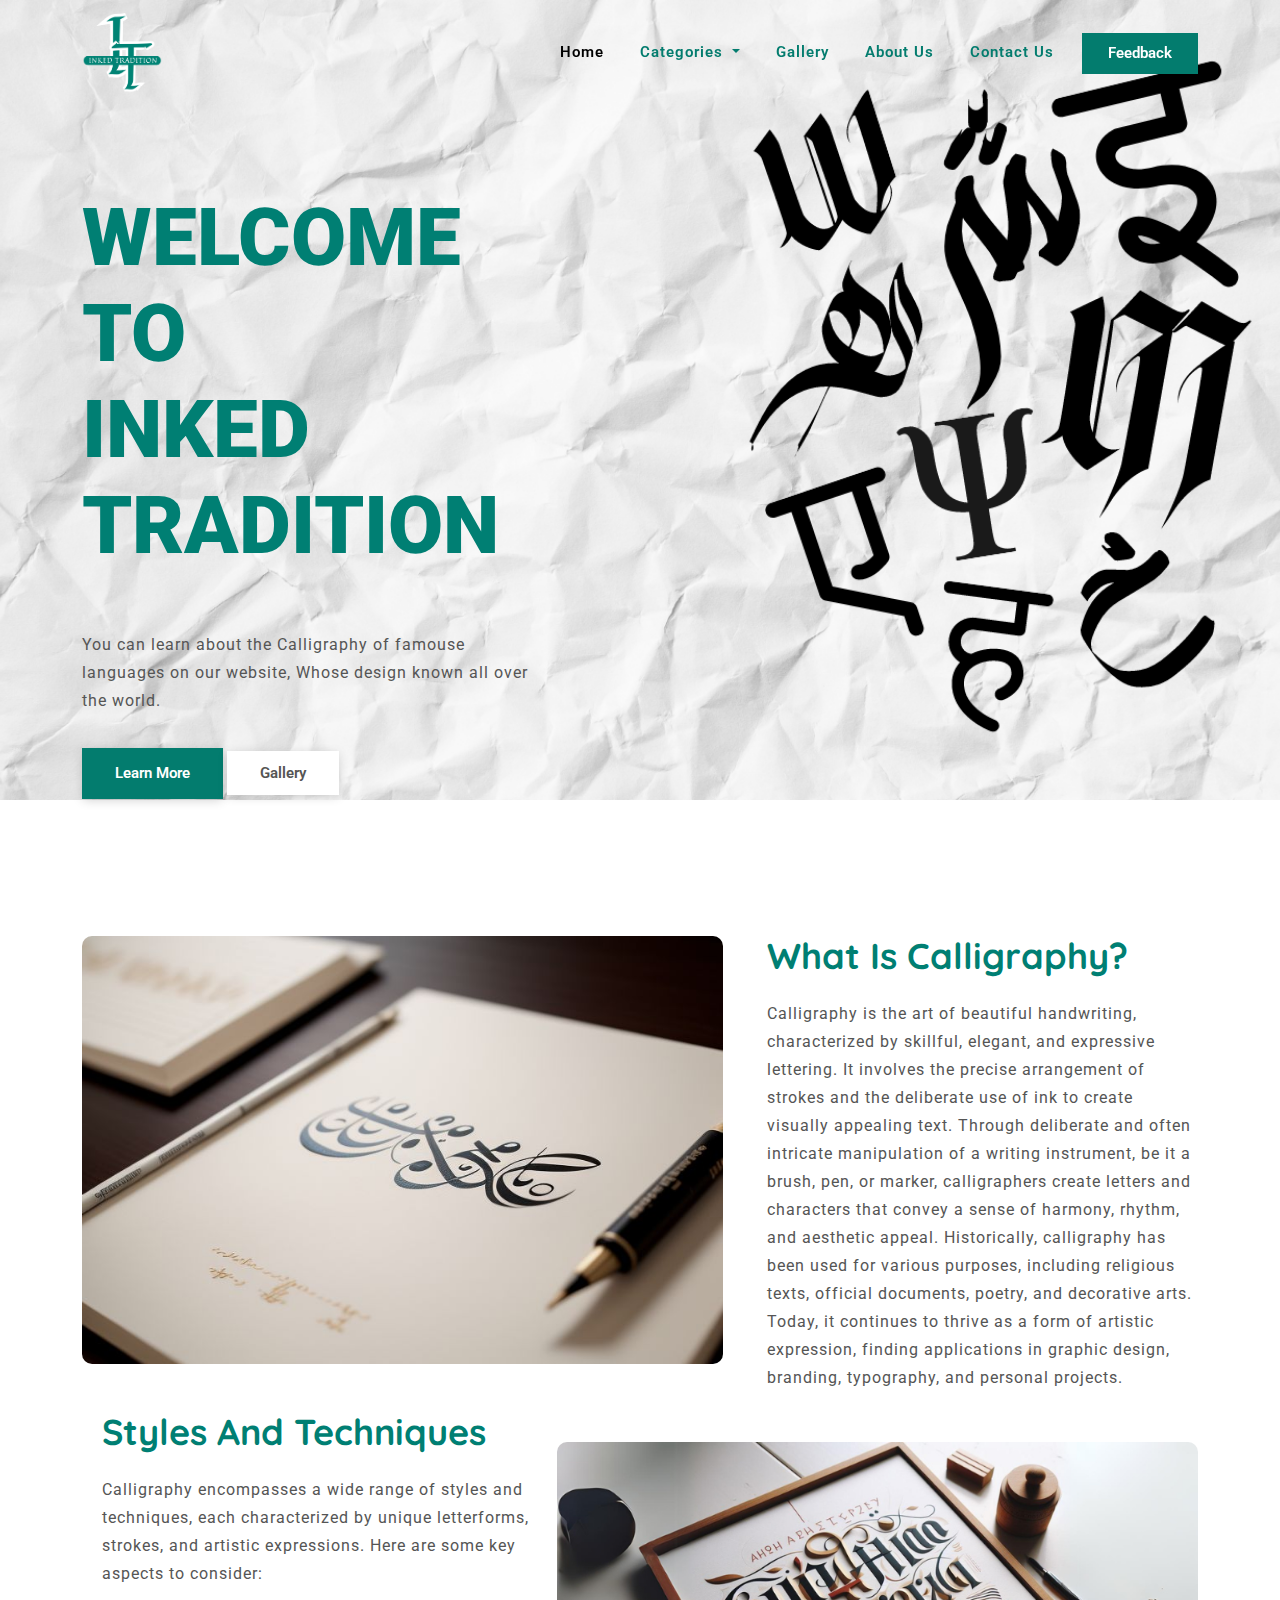
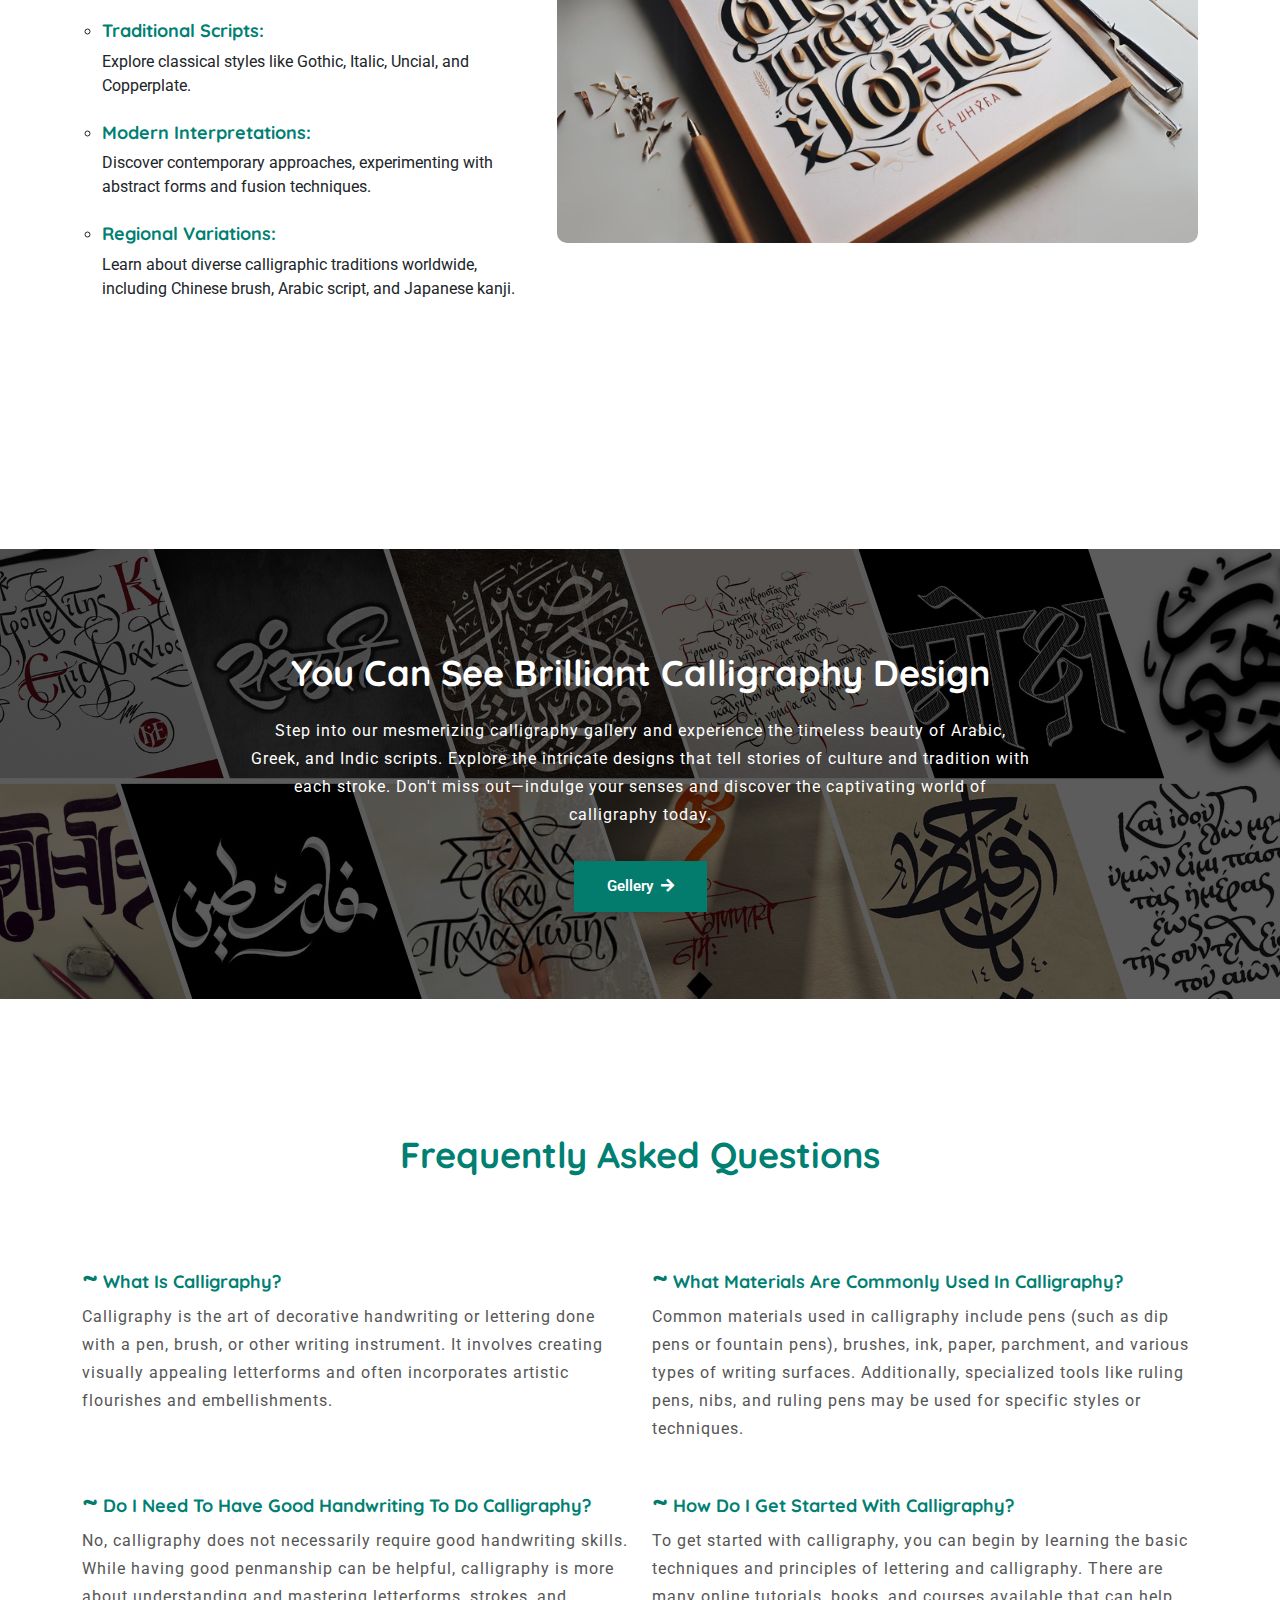
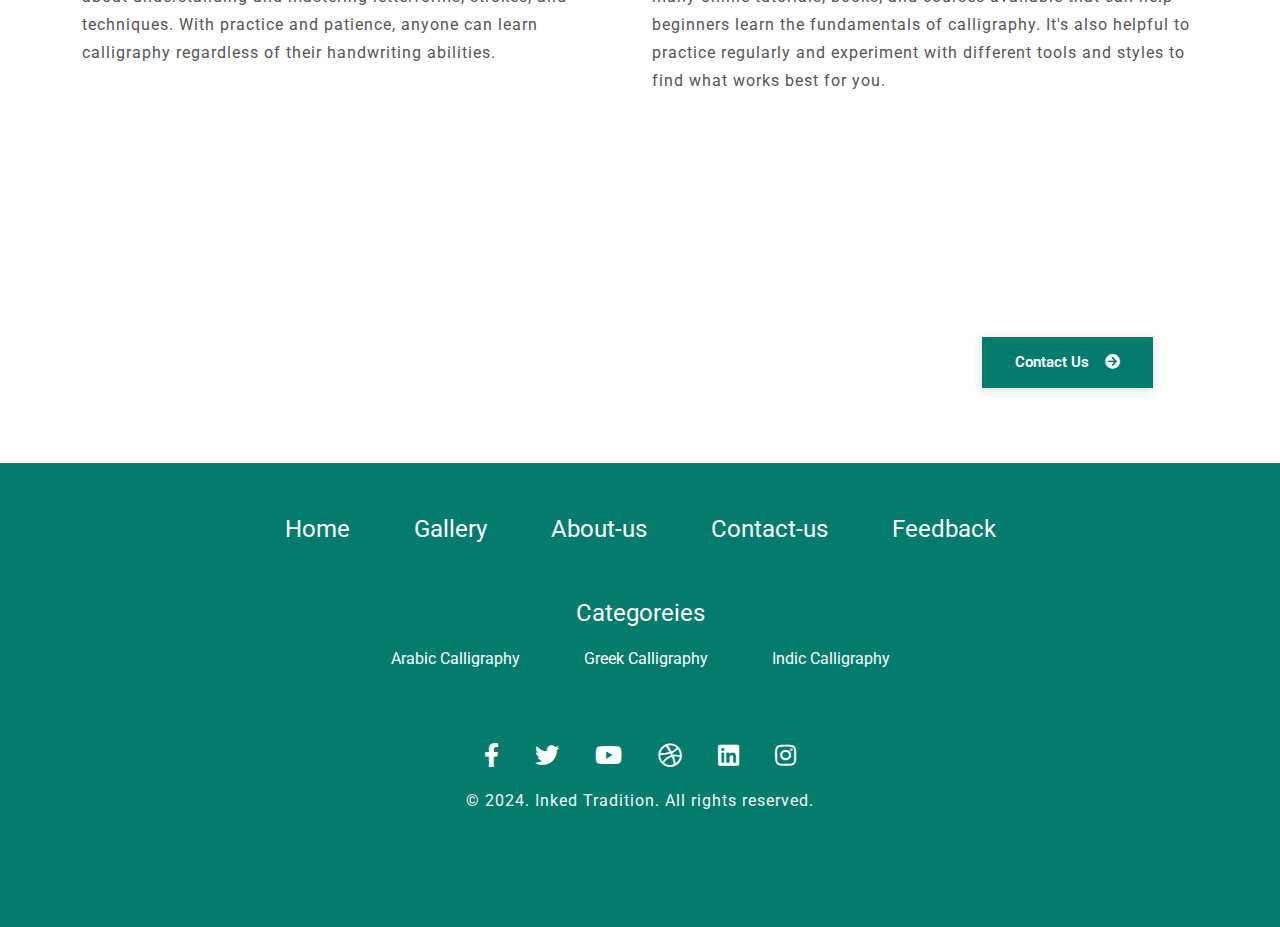
<file: index.html>
<!DOCTYPE html>
<html lang="en">
<head>
  <meta charset="UTF-8">
  <meta name="viewport" content="width=device-width, initial-scale=1.0">
  <meta http-equiv="X-UA-Compatible" content="ie=edge">
  <meta name="Description" content="Enter your description here" />
  <title>Inked Tradition</title>
  <!-- bootstrap CDN -->
  <link href="https://cdn.jsdelivr.net/npm/bootstrap@5.0.1/dist/css/bootstrap.min.css" rel="stylesheet">
  <link rel="stylesheet" href="https://stackpath.bootstrapcdn.com/bootstrap/5.0.0-alpha1/css/bootstrap.min.css"
  integrity="sha384-r4NyP46KrjDleawBgD5tp8Y7UzmLA05oM1iAEQ17CSuDqnUK2+k9luXQOfXJCJ4I" crossorigin="anonymous">
  <link rel="stylesheet" href="https://cdnjs.cloudflare.com/ajax/libs/font-awesome/5.15.2/css/all.min.css">
 
  <!-- favicon link -->
  <link rel="shortcut icon" href="images/logo.png" type="image/x-icon">

  <!-- OWN CSS -->
  <link rel="stylesheet" href="style.css">
  
</head>

<body>
  <!-- header design -->
  <header>
    <nav class="navbar navbar-expand-lg navigation-wrap">
      <div class="container">
        <a class="navbar-brand" href="#"><img decoding="async" src="images/logo.png" style="height: 80px; width: 80px;"></a>
        <button class="navbar-toggler" type="button" data-bs-toggle="collapse" data-bs-target="#navbarText"
          aria-controls="navbarText" aria-expanded="false" aria-label="Toggle navigation">
          <i class="fas fa-stream navbar-toggler-icon"></i>
        </button>
        <div class="collapse navbar-collapse" id="navbarText">
          <ul class="navbar-nav ms-auto mb-2 mb-lg-0">
            <li class="nav-item">
              <a class="nav-link active" aria-current="page" href="index.html">Home</a>
            </li>
            <li class="nav-item dropdown">
              <a class="nav-link dropdown-toggle" href="#" role="button" data-bs-toggle="dropdown" aria-expanded="false">
               Categories
              </a>
              <ul class="dropdown-menu dropdown-style" aria-labelledby="navbarDropdown">
                <li><a class="dropdown-item" href="Arabic Calligraphy.html">Arabic Calligraphy</a></li>
                <li><hr class="dropdown-divider"></li>
                <li><a class="dropdown-item" href="Greek calligraphy.html">Greek Calligraphy</a></li>
                <li><hr class="dropdown-divider"></li>
                <li><a class="dropdown-item" href="Indic Calligraphy.html">Indic Calligraphy</a></li>
              </ul>
            </li>
            <li class="nav-item">
              <a class="nav-link" href="Gallery.html">Gallery</a>
            </li>
            <li class="nav-item">
              <a class="nav-link" href="aboutus.html">About us</a>
            </li>
            <li class="nav-item">
              <a class="nav-link" href="Contactus.html">Contact us</a>
            </li>
            <li>
              <a href="Feedback.html" class="main-btn">feedback</a>
            </li>
          </ul>
        </div>
      </div>
    </nav>
  </header>
   
  <!-- section-1 top-banner -->
  <section id="home">
    <div class="container-fluid px-0 top-banner">
      <div class="container">
        <div class="row">
          <div class="col-lg-5 col-md-6">
            <h1>WELCOME TO <br>INKED TRADITION </h1>
            <p>You can learn about the Calligraphy of famouse languages on our website, Whose design known all over the world.
            </p>
            <div class="mt-4">
              <a href="aboutus.html" class="main-btn">Learn More</a>
              <a href="Gallery.html" class="white-btn ml-3">Gallery </a>
            </div>
          </div>
        </div>
      </div>
    </div>
  </section>

  <!-- section-3 about-->
   <section id="about">
     <div class="about-section wrapper">
       <div class="container">
         <div class="row align-items-center">
           <div class="col-lg-7 col-md-12 mb-lg-0 mb-5">
             <div class="card border-0">
               <img decoding="async" src="images/categories1.jpg" class="img-fluid image-effect">
             </div>
           </div>
           <div class="col-lg-5 col-md-12 text-sec">
            <h2> What is Calligraphy? </h2>
            <p> 
              Calligraphy is the art of beautiful handwriting, characterized by skillful, elegant, and expressive lettering. It involves the precise arrangement of strokes and the deliberate use of ink to create visually appealing text. Through deliberate and often intricate manipulation of a writing instrument, be it a brush, pen, or marker, calligraphers create letters and characters that convey a sense of harmony, rhythm, and aesthetic appeal. Historically, calligraphy has been used for various purposes, including religious texts, official documents, poetry, and decorative arts. Today, it continues to thrive as a form of artistic expression, finding applications in graphic design, branding, typography, and personal projects.</p>
           </div>
         </div>
       </div>
       <div class="container">
         <div class="row align-items-center">
           <div class="col-lg-5 col-md-12 text-sec mb-lg-0 mb-5">
            <h2>Styles and Techniques</h2>
            <p>Calligraphy encompasses a wide range of styles and techniques, each characterized by unique letterforms, strokes, and artistic expressions. Here are some key aspects to consider:</p>
            <ul class="list-unstyled py-3">
              <ul><li><h4>Traditional Scripts:</h4></li></ul>
              <li>Explore classical styles like Gothic, Italic, Uncial, and Copperplate.</li>
              <br>
              <ul><li><h4>Modern Interpretations:</h4></li></ul>
              <li>Discover contemporary approaches, experimenting with abstract forms and fusion techniques.</li>
              <br>
              <ul><li><h4>Regional Variations:</h4></li></ul>
              <li>Learn about diverse calligraphic traditions worldwide, including Chinese brush, Arabic script, and Japanese kanji.</li>
            </ul> 
            <!-- <button class="main-btn mt-4">Learn More</button> -->
           </div>
           <div class="col-lg-7 col-md-12">
             <div class="card border-0">
               <img decoding="async" src="images/categories2.png" class="img-fluid image-effect">
             </div>
           </div>
         </div>
       </div>
     </div>

  <!-- section-3 Gellery-->
   <section id="Gellery">
     <div class="Gellery-section">
       <div class="container">
         <div class="row">
           <div class="col-sm-12">
             <div class="text-content">
              <h2>You can see brilliant Calligraphy design</h2>
              <p>Step into our mesmerizing calligraphy gallery and experience the timeless beauty of Arabic, Greek, and Indic scripts. Explore the intricate designs that tell stories of culture and tradition with each stroke. Don't miss out—indulge your senses and discover the captivating world of calligraphy today.</p>
                <a href="Gallery.html" class="main-btn mt-3">Gellery<i class="fa fa-arrow-right ps-2" aria-hidden="true"></i></a>
             </div>
           </div>
         </div>
       </div>
     </div>
   </section>

    <!-- section-5 faq-->
      <section id="faq">
          <div class="faq wrapper">
            <div class="container">
                <div class="row">
                  <div class="col-sm-12">
                    <div class="text-center pb-4">
                      <h2>Frequently Asked Questions</h2>
                    </div>
                  </div>
                </div>
            <div class="row pt-5">
              <div class="col-sm-6 mb-4">
                <h4><span>~</span>What is calligraphy?</h4>
                <p>Calligraphy is the art of decorative handwriting or lettering done with a pen, brush, or other writing instrument. It involves creating visually appealing letterforms and often incorporates artistic flourishes and embellishments.
                </p>
              </div>
                  <div class="col-sm-6 mb-4">
                    <h4><span>~</span>What materials are commonly used in calligraphy?</h4>
                    <p>Common materials used in calligraphy include pens (such as dip pens or fountain pens), brushes, ink, paper, parchment, and various types of writing surfaces. Additionally, specialized tools like ruling pens, nibs, and ruling pens may be used for specific styles or techniques.
                    </p>
                  </div>
                  <div class="col-sm-6 mb-4">
                    <h4><span>~</span>Do I need to have good handwriting to do calligraphy?</h4>
                    <p>No, calligraphy does not necessarily require good handwriting skills. While having good penmanship can be helpful, calligraphy is more about understanding and mastering letterforms, strokes, and techniques. With practice and patience, anyone can learn calligraphy regardless of their handwriting abilities.
                    </p>
                </div>
                <div class="col-sm-6 mb-4">
                   <h4><span>~</span>How do I get started with calligraphy?</h4>
                   <p>To get started with calligraphy, you can begin by learning the basic techniques and principles of lettering and calligraphy. There are many online tutorials, books, and courses available that can help beginners learn the fundamentals of calligraphy. It's also helpful to practice regularly and experiment with different tools and styles to find what works best for you.
                  </p>
                </div>
            </div>
            </div>
          </div>
       </section>



  <!-- section-6 Click-->
   <section id="Click">
     <div class="Click">
       <div class="container Click-text">
         <div class="row text-center">
           <div class="col-lg-9 col-md-12">
            <h2>If you are intrested in Calligraphy, Click here</h2>
           </div>
           <div class="col-lg-3 col-md-12 mt-lg-0 mt-4">
            <a href="Contactus.html" class="main-btn">Contact Us<i class="fas fa-arrow-circle-right ps-3"></i></a>
           </div>
         </div>
       </div>
     </div>
   </section>

  <!-- section-8 footer-->
  <footer id="footer">
    <div class="footer py-5">
      <div class="container">
        <div class="row">
          <div class="col-md-12 text-center">
            <a class="footer-link fs-4" href="index.html">Home</a>
            <a class="footer-link fs-4" href="Gallery.html">Gallery</a>
            <a class="footer-link fs-4" href="aboutus.html">About-us</a>
            <a class="footer-link fs-4" href="Contactus.html">Contact-us</a>
            <a class="footer-link fs-4" href="Feedback.html">Feedback</a>

          <div class="col-md-12 text-center py-5 ">
            <a class="footer-link fs-4" href="">Categoreies</a>
          <div class="col-md-12 text-center py-3">
            <a class="footer-link fs-6" href="Arabic Calligraphy.html">Arabic Calligraphy</a>
            <a class="footer-link fs-6" href="Greek calligraphy.html">Greek Calligraphy</a>
            <a class="footer-link fs-6" href="Indic Calligraphy.html">Indic Calligraphy</a>
            
            <div class="footer-social mt-4 pt-5 text-center">
              <a href="#"><i class="fab fa-facebook-f"></i></a>
              <a href="#"><i class="fab fa-twitter"></i></a>
              <a href="#"><i class="fab fa-youtube"></i></a>
              <a href="#"><i class="fab fa-dribbble"></i></a>
              <a href="#"><i class="fab fa-linkedin"></i></a>
              <a href="#"><i class="fab fa-instagram"></i></a>
            </div>
          </div>
          <div class="col-sm-12">
            <div class="footer-copy">
              <div class="copy-right text-center">
                <p class="text-light">© 2024. Inked Tradition. All rights reserved.</p>
              </div>
            </div>
            </div>
          </div>
        </div>
      </div>
    </div>
  </footer>
   

  <!-- JS Libraries -->
  <script src="https://cdn.jsdelivr.net/npm/@popperjs/core@2.9.2/dist/umd/popper.min.js"></script>
  <script src="https://cdn.jsdelivr.net/npm/bootstrap@5.0.1/dist/js/bootstrap.min.js"></script>
  <!-- own js -->
  <script src="main.js"></script>
</body>
</html>
</file>
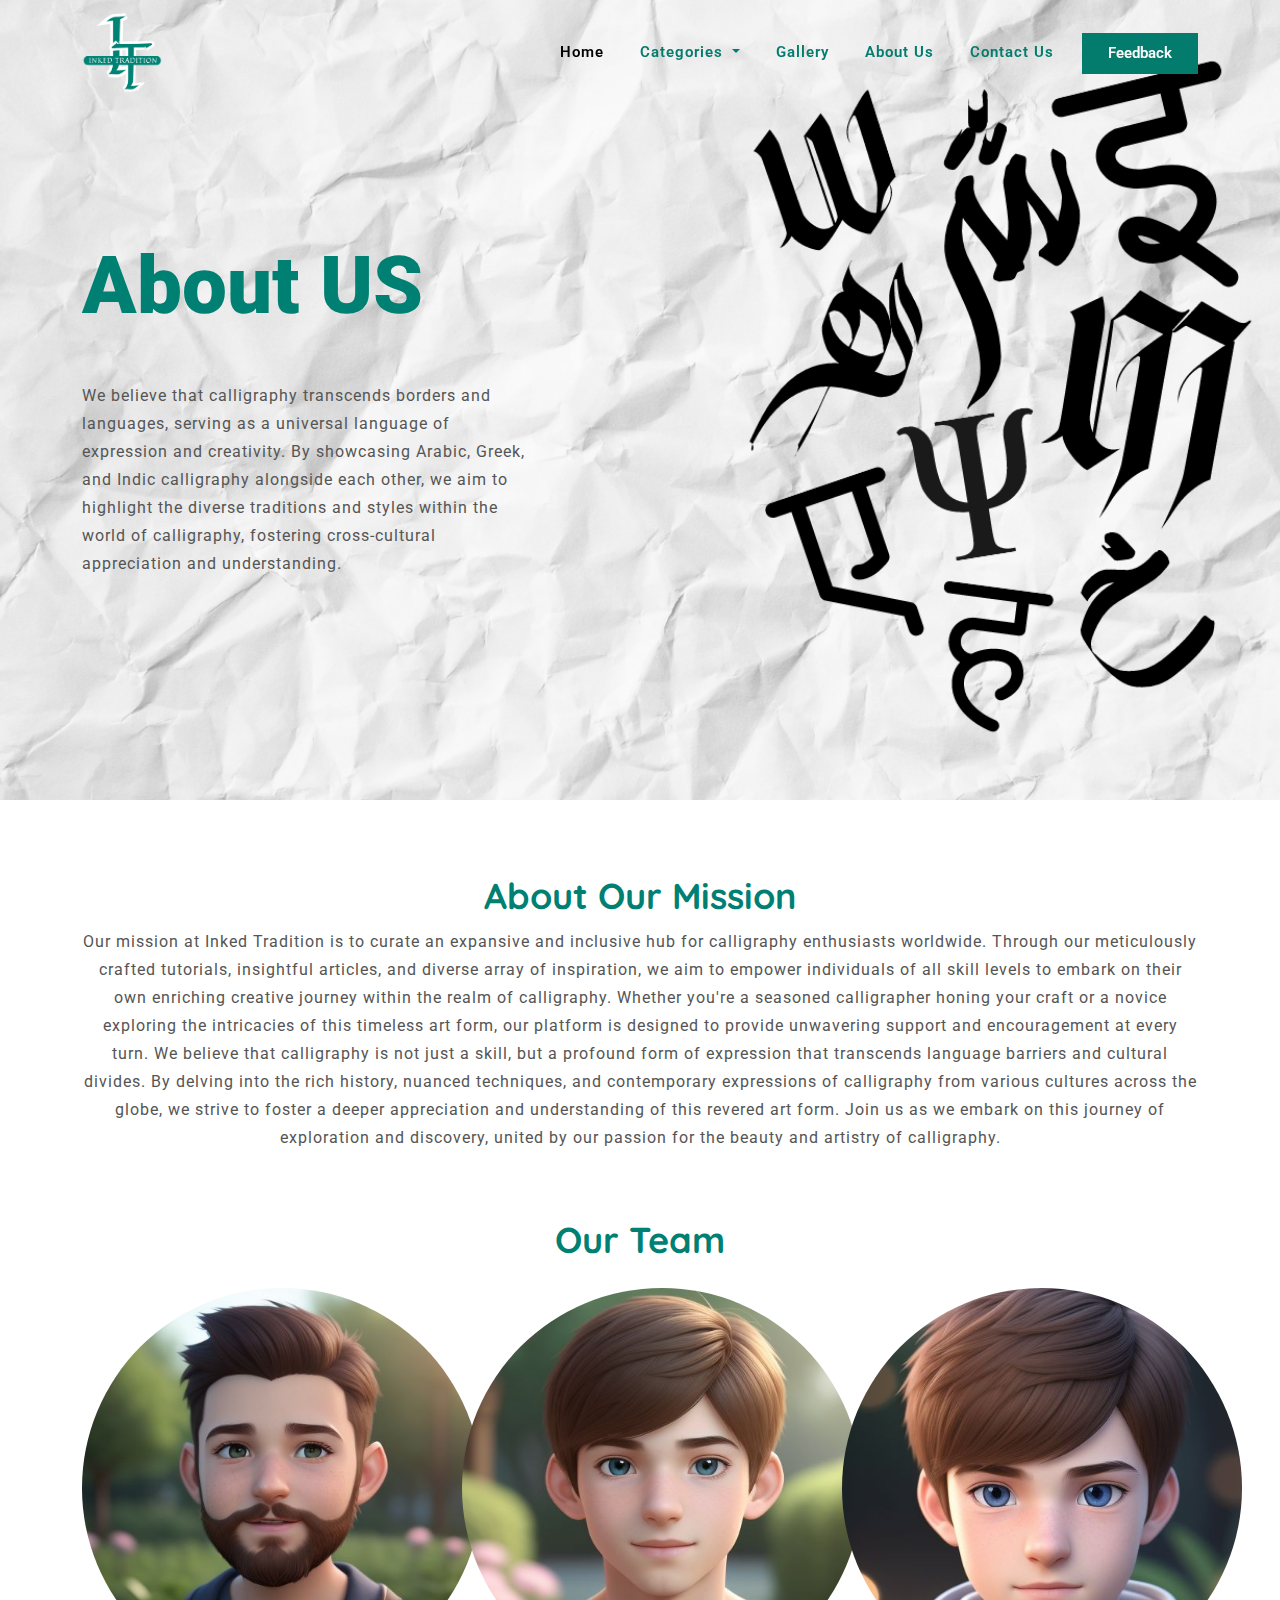
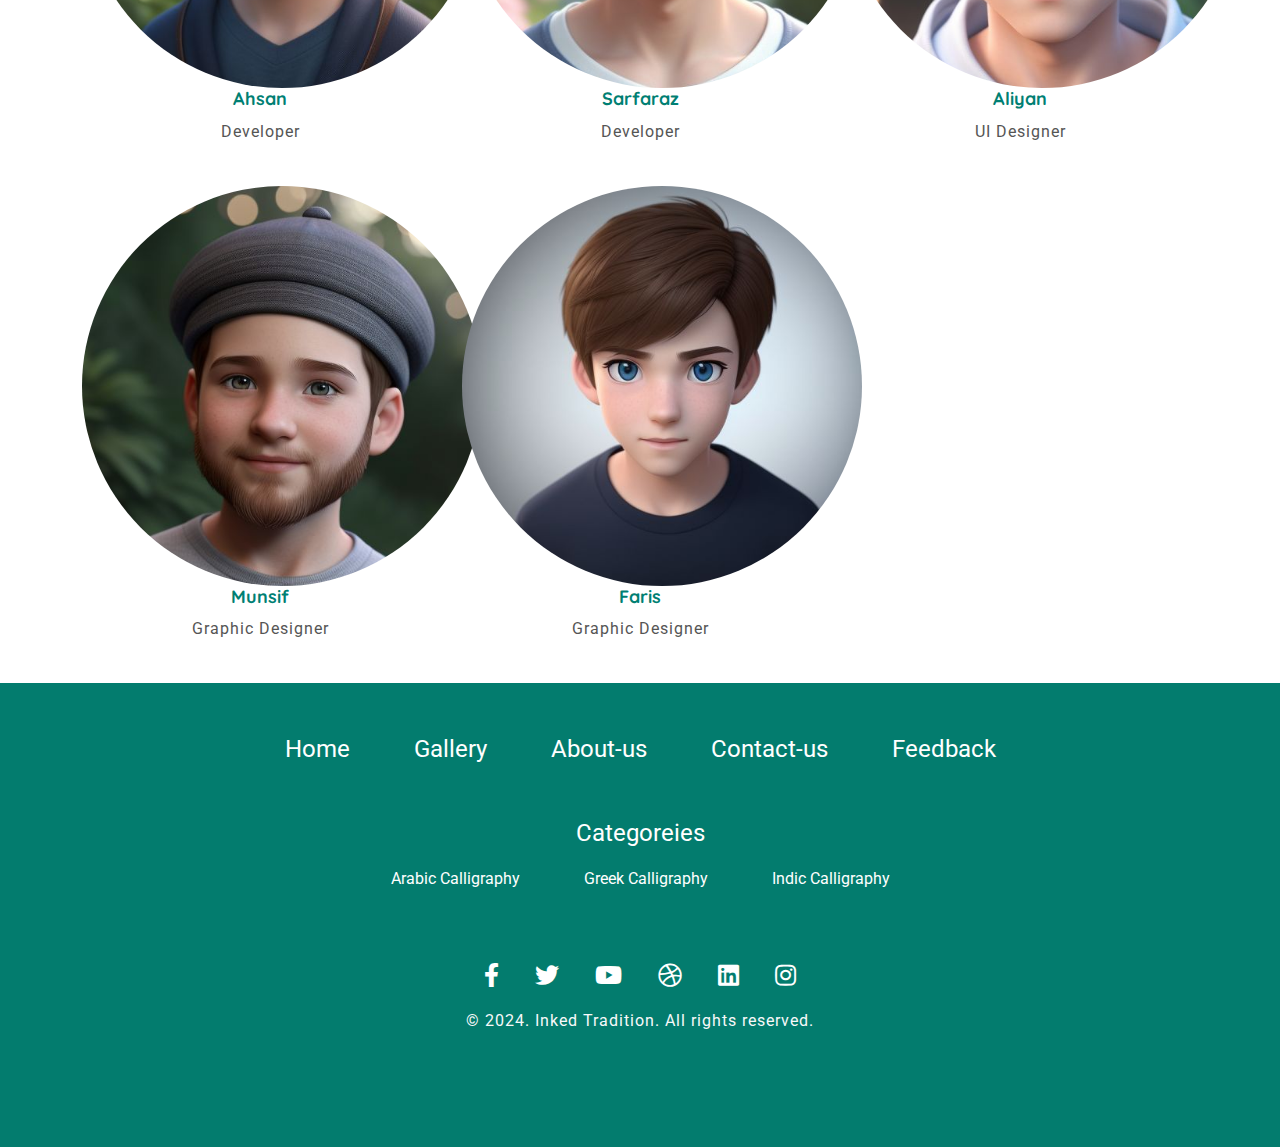
<file: aboutus.html>
<!DOCTYPE html>
<html lang="en">
<head>
    <meta charset="UTF-8">
    <meta name="viewport" content="width=device-width, initial-scale=1.0">
    <meta http-equiv="X-UA-Compatible" content="ie=edge">
    <meta name="Description" content="Enter your description here" />
    <title>Inked Tradition</title>
    <!-- bootstrap CDN -->
    <link href="https://cdn.jsdelivr.net/npm/bootstrap@5.0.1/dist/css/bootstrap.min.css" rel="stylesheet">
    <link rel="stylesheet" href="https://stackpath.bootstrapcdn.com/bootstrap/5.0.0-alpha1/css/bootstrap.min.css"
    integrity="sha384-r4NyP46KrjDleawBgD5tp8Y7UzmLA05oM1iAEQ17CSuDqnUK2+k9luXQOfXJCJ4I" crossorigin="anonymous">
    <link rel="stylesheet" href="https://cdnjs.cloudflare.com/ajax/libs/font-awesome/5.15.2/css/all.min.css">
   
    <!-- favicon link -->
    <link rel="shortcut icon" href="images/logo.png" type="image/x-icon">
  
    <!-- OWN CSS -->
    <link rel="stylesheet" href="style.css">
</head>
<body>

<!-- Navigation Bar -->
<header>
  <nav class="navbar navbar-expand-lg navigation-wrap">
    <div class="container">
      <a class="navbar-brand" href="#"><img decoding="async" src="images/logo.png" style="height: 80px; width: 80px;"></a>
      <button class="navbar-toggler" type="button" data-bs-toggle="collapse" data-bs-target="#navbarText"
        aria-controls="navbarText" aria-expanded="false" aria-label="Toggle navigation">
        <i class="fas fa-stream navbar-toggler-icon"></i>
      </button>
      <div class="collapse navbar-collapse" id="navbarText">
        <ul class="navbar-nav ms-auto mb-2 mb-lg-0">
          <li class="nav-item">
            <a class="nav-link active" aria-current="page" href="index.html">Home</a>
          </li>
          <li class="nav-item dropdown">
            <a class="nav-link dropdown-toggle" href="#" role="button" data-bs-toggle="dropdown" aria-expanded="false">
             Categories
            </a>
            <ul class="dropdown-menu dropdown-style" aria-labelledby="navbarDropdown">
              <li><a class="dropdown-item" href="Arabic Calligraphy.html">Arabic Calligraphy</a></li>
              <li><hr class="dropdown-divider"></li>
              <li><a class="dropdown-item" href="Greek calligraphy.html">Greek Calligraphy</a></li>
              <li><hr class="dropdown-divider"></li>
              <li><a class="dropdown-item" href="Indic Calligraphy.html">Indic Calligraphy</a></li>
            </ul>
          </li>
          <li class="nav-item">
            <a class="nav-link" href="Gallery.html">Gallery</a>
          </li>
          <li class="nav-item">
            <a class="nav-link" href="aboutus.html">About us</a>
          </li>
          <li class="nav-item">
            <a class="nav-link" href="Contactus.html">Contact us</a>
          </li>
          <li>
            <a href="Feedback.html" class="main-btn">feedback</a>
          </li>
        </ul>
      </div>
    </div>
  </nav>
</header>

  <!-- Main Heading -->
  <section id="Contact-us">
    <div class="container-fluid px-0 contact-top-banner">
      <div class="container">
        <div class="row">
          <div class="col-lg-5 col-md-6">
            <h1>About US</h1>
            <p>We believe that calligraphy transcends borders and languages, serving as a universal language of expression and creativity. By showcasing Arabic, Greek, and Indic calligraphy alongside each other, we aim to highlight the diverse traditions and styles within the world of calligraphy, fostering cross-cultural appreciation and understanding.
            </p>
          </div>
        </div>
      </div>
    </div>
  </section>

  <!-- Section 2: About Calligraphy Info -->
  <div class="container">
  <div class="row mt-5">
    <div class="col">
      <h2 class="text-center pt-4">About Our mission</h2>
      <p class="text-center">Our mission at Inked Tradition is to curate an expansive and inclusive hub for calligraphy enthusiasts worldwide. Through our meticulously crafted tutorials, insightful articles, and diverse array of inspiration, we aim to empower individuals of all skill levels to embark on their own enriching creative journey within the realm of calligraphy.

        Whether you're a seasoned calligrapher honing your craft or a novice exploring the intricacies of this timeless art form, our platform is designed to provide unwavering support and encouragement at every turn. We believe that calligraphy is not just a skill, but a profound form of expression that transcends language barriers and cultural divides.
        
        By delving into the rich history, nuanced techniques, and contemporary expressions of calligraphy from various cultures across the globe, we strive to foster a deeper appreciation and understanding of this revered art form. Join us as we embark on this journey of exploration and discovery, united by our passion for the beauty and artistry of calligraphy.</p>
    </div>
  </div>
</div>

  <!-- Section 3: Team Members -->
  <div class="container mt-5">
    <div class="row">
      <div class="col">
        <h2 class="text-center">Our Team</h2>
      </div>
    </div>
    <div class="row mt-3">
      <div class="col-md-4 mb-4">
        <div class="text-center team-member">
          <img src="images/Avatar/Ahsan.jpeg" alt="Member 1" class="image-fluid" style="border-radius: 50%; width: 400px; height: 400px;">
          <h4>Ahsan</h4>
          <p>Developer</p>
        </div>
      </div>
      <div class="col-md-4 mb-4">
        <div class="text-center team-member">
          <img src="images/Avatar/Sarfaraz.jpeg" alt="Member 2" class="image-fluid" style="border-radius: 50%; width: 400px; height: 400px; ">
          <h4>Sarfaraz</h4>
          <p>Developer</p>
        </div>
      </div>
      <div class="col-md-4 mb-4">
        <div class="text-center team-member">
          <img src="images/Avatar/Aliyan.jpeg" alt="Member 3" class="image-fluid" style="border-radius: 50%; width: 400px; height: 400px; ">
          <h4>Aliyan </h4>
          <p>UI Designer</p>
        </div>
      </div>
      <div class="col-md-4 mb-4">
        <div class="text-center team-member">
          <img src="images/Avatar/munsif.jpeg" alt="Member 4" class="image-fluid" style="border-radius: 50%; width: 400px; height: 400px; ">
          <h4>Munsif</h4>
          <p>Graphic Designer</p>
        </div>
      </div>
      <div class="col-md-4 mb-4">
        <div class="text-center team-member">
          <img src="images/Avatar/faris.jpeg" alt="Member 5" class="image-fluid" style="border-radius: 50%; width: 400px; height: 400px; ">
          <h4>Faris</h4>
          <p>Graphic Designer</p>
        </div>
      </div>
    </div>
  </div>
</div>

<!-- Footer -->
<footer id="footer">
  <div class="footer py-5">
    <div class="container">
      <div class="row">
        <div class="col-md-12 text-center">
          <a class="footer-link fs-4" href="index.html">Home</a>
          <a class="footer-link fs-4" href="Gallery.html">Gallery</a>
          <a class="footer-link fs-4" href="aboutus.html">About-us</a>
          <a class="footer-link fs-4" href="Contactus.html">Contact-us</a>
          <a class="footer-link fs-4" href="Feedback.html">Feedback</a>

        <div class="col-md-12 text-center py-5 ">
          <a class="footer-link fs-4" href="">Categoreies</a>
        <div class="col-md-12 text-center py-3">
          <a class="footer-link fs-6" href="Arabic Calligraphy.html">Arabic Calligraphy</a>
          <a class="footer-link fs-6" href="Greek calligraphy.html">Greek Calligraphy</a>
          <a class="footer-link fs-6" href="Indic Calligraphy.html">Indic Calligraphy</a>
          
          <div class="footer-social mt-4 pt-5 text-center">
            <a href="#"><i class="fab fa-facebook-f"></i></a>
            <a href="#"><i class="fab fa-twitter"></i></a>
            <a href="#"><i class="fab fa-youtube"></i></a>
            <a href="#"><i class="fab fa-dribbble"></i></a>
            <a href="#"><i class="fab fa-linkedin"></i></a>
            <a href="#"><i class="fab fa-instagram"></i></a>
          </div>
        </div>
        <div class="col-sm-12">
          <div class="footer-copy">
            <div class="copy-right text-center">
              <p class="text-light">© 2024. Inked Tradition. All rights reserved.</p>
            </div>
          </div>
          </div>
        </div>
      </div>
    </div>
  </div>
</footer>

  <!-- JS Libraries -->
  <script src="https://cdn.jsdelivr.net/npm/@popperjs/core@2.9.2/dist/umd/popper.min.js"></script>
  <script src="https://cdn.jsdelivr.net/npm/bootstrap@5.0.1/dist/js/bootstrap.min.js"></script>
  <!-- own js -->
  <script src="main.js"></script>
</body>
</html>
</file>
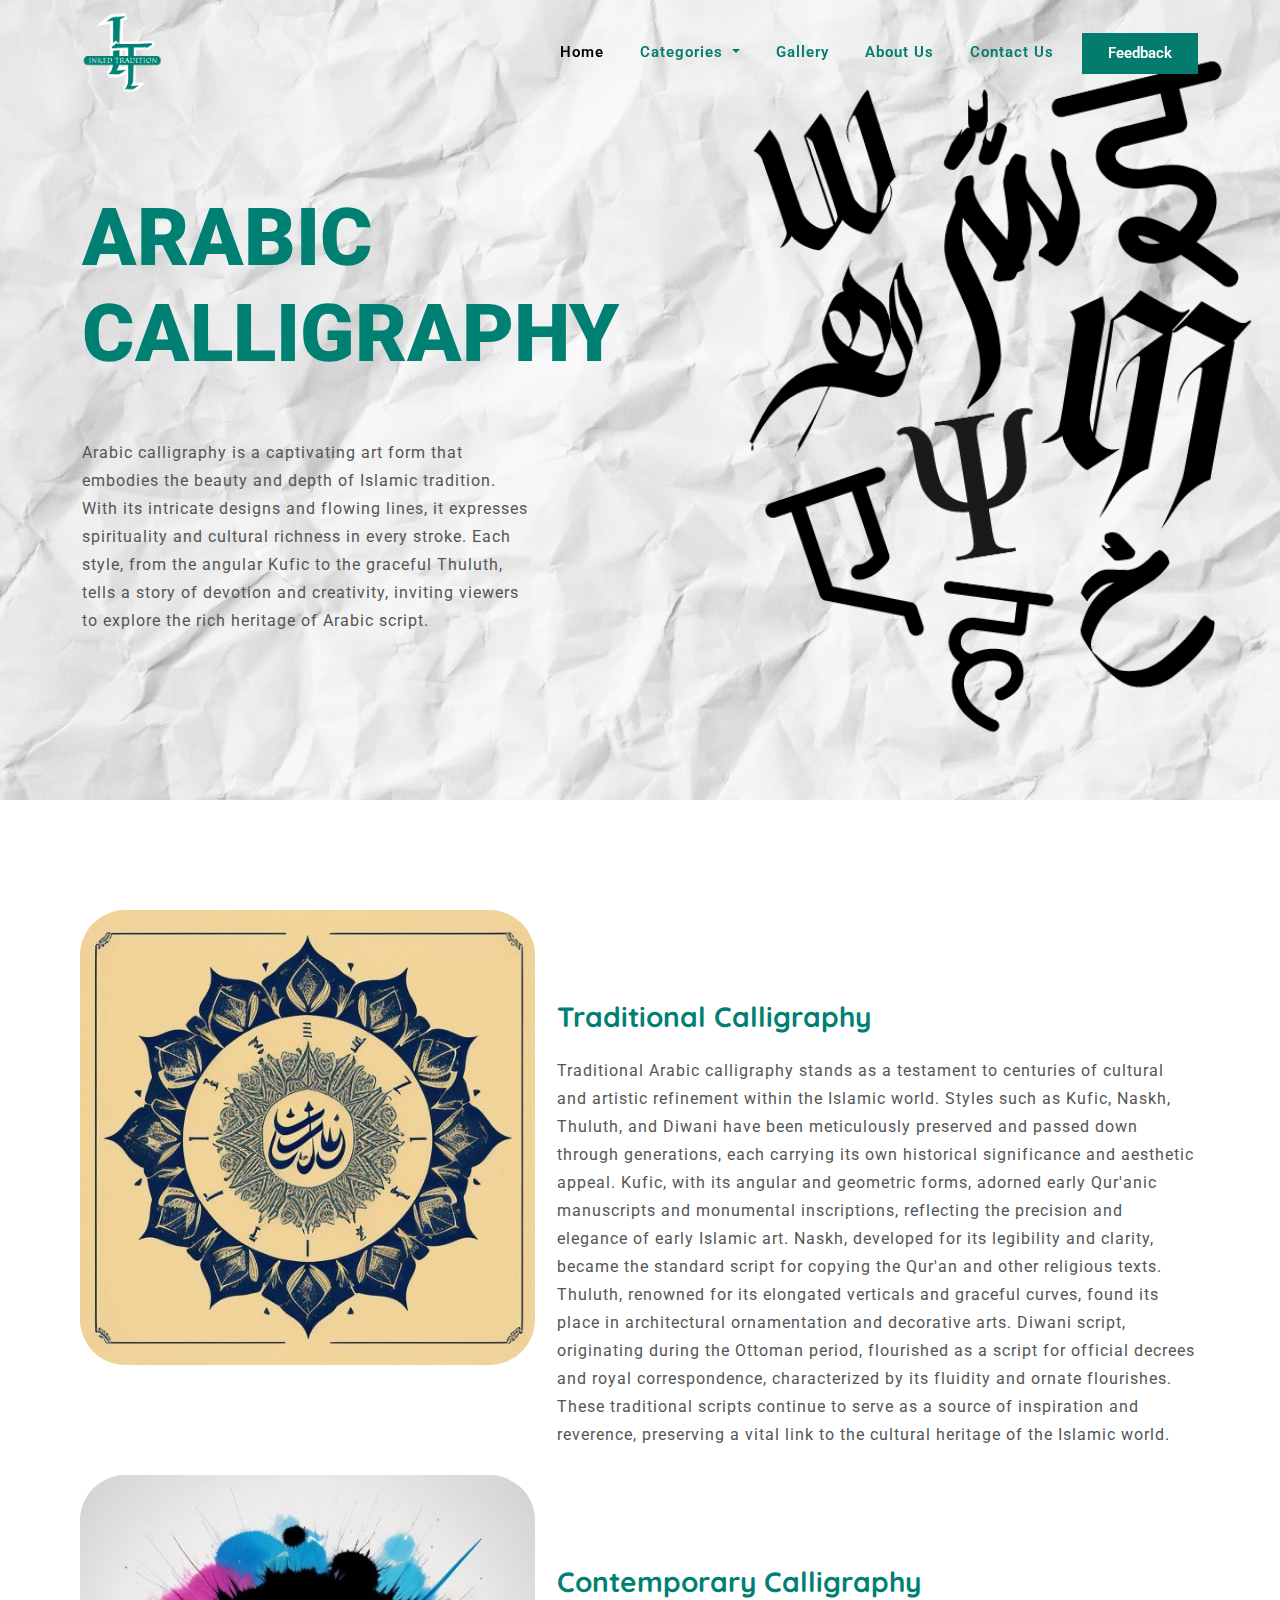
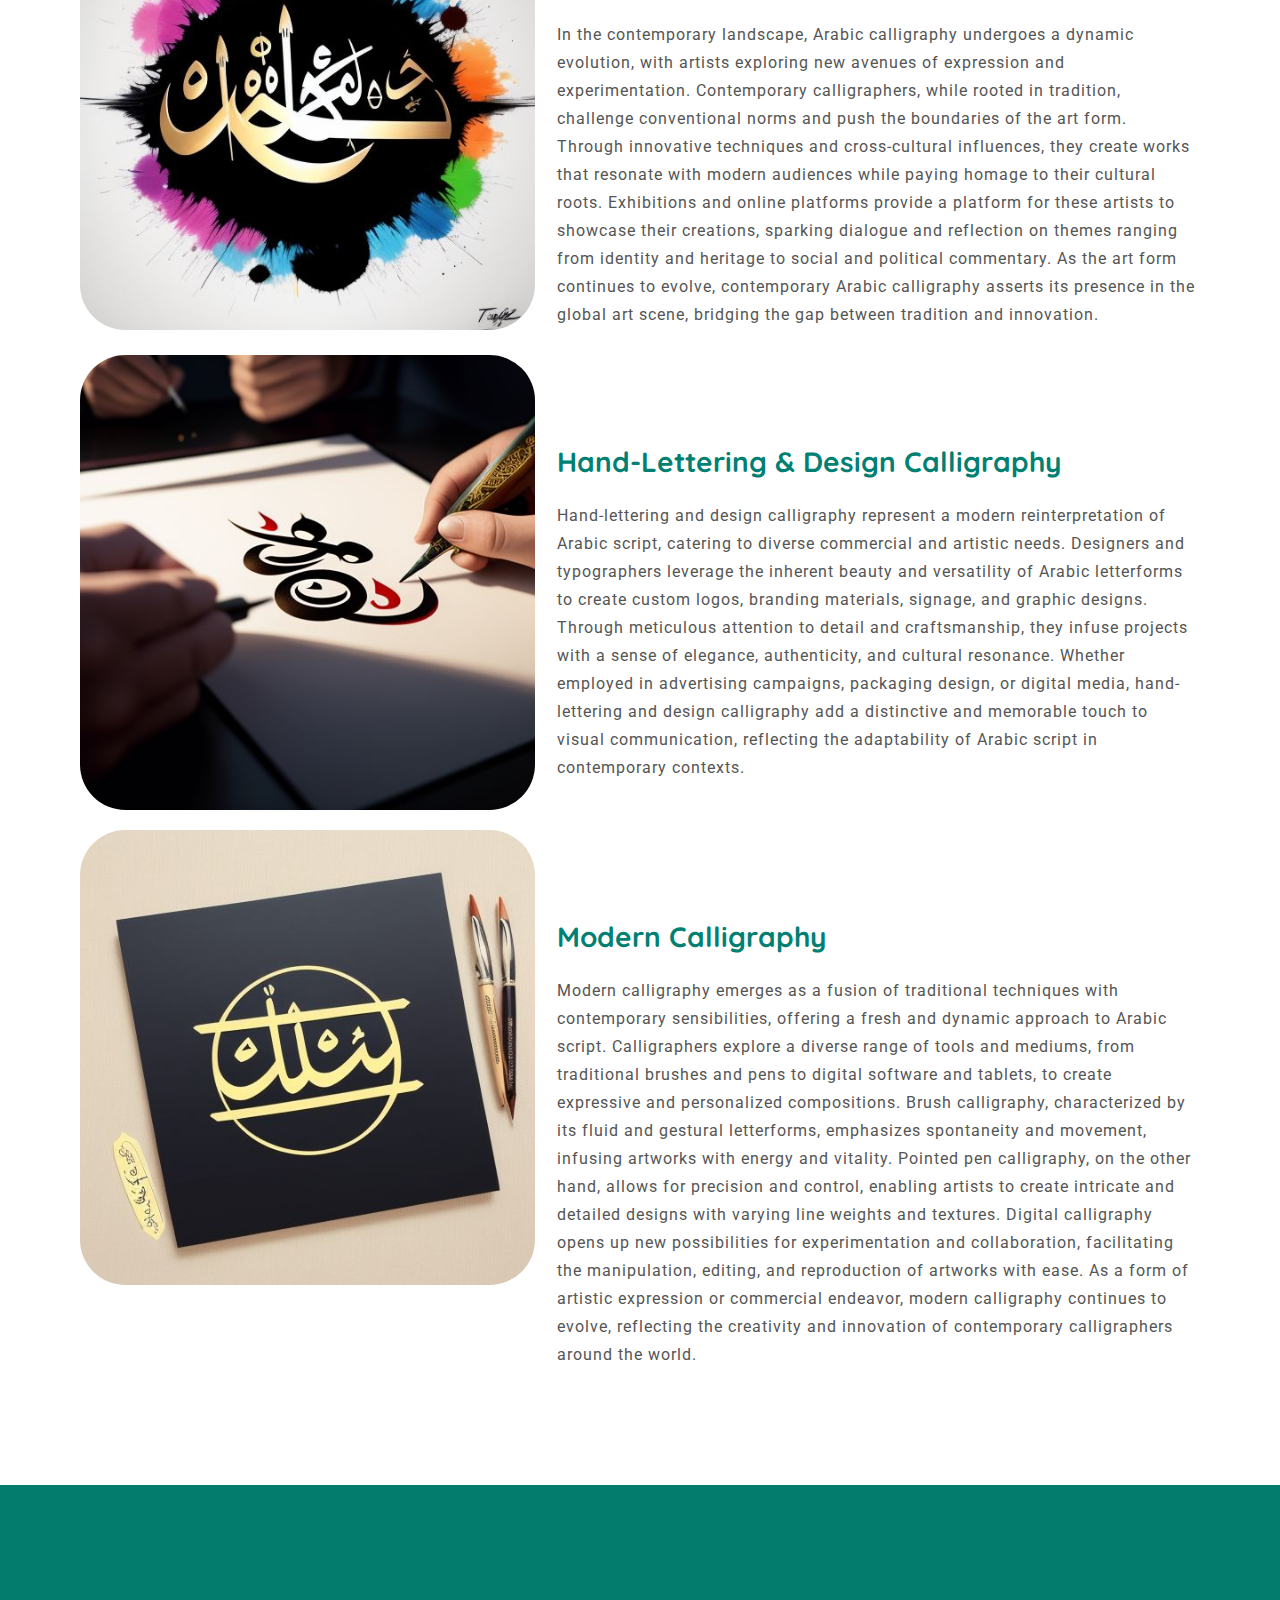
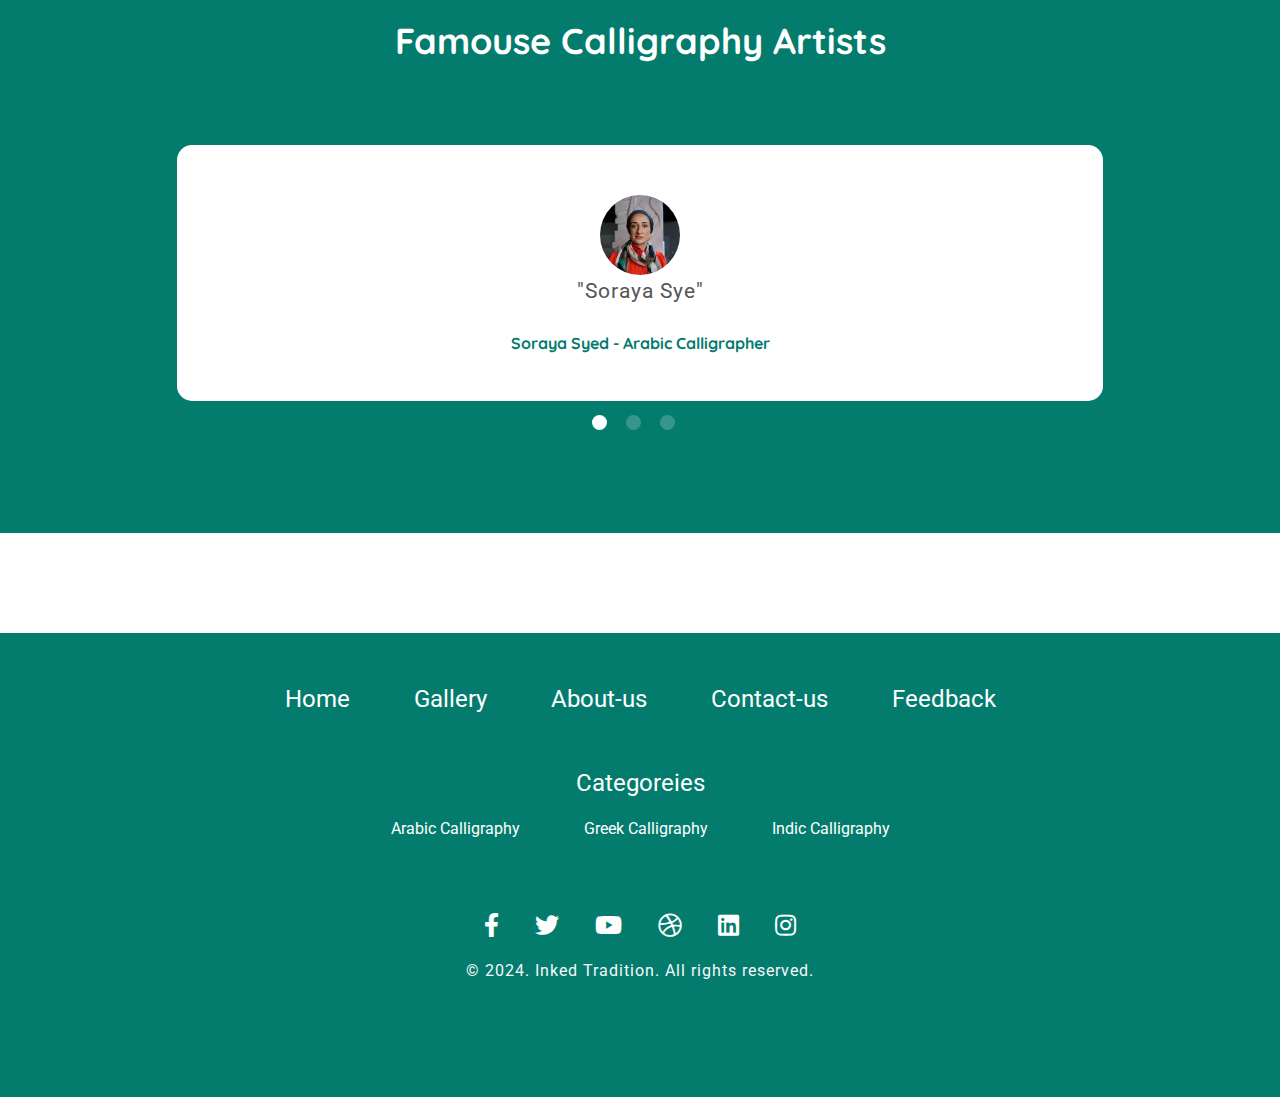
<file: Arabic Calligraphy.html>
<!doctype html>
<html lang="en">
  <head>
    <meta charset="UTF-8">
    <meta name="viewport" content="width=device-width, initial-scale=1.0">
    <meta http-equiv="X-UA-Compatible" content="ie=edge">
    <meta name="Description" content="Enter your description here" />
    <title>Inked Tradition</title>
    <!-- bootstrap CDN -->
    <link href="https://cdn.jsdelivr.net/npm/bootstrap@5.0.1/dist/css/bootstrap.min.css" rel="stylesheet">
    <link rel="stylesheet" href="https://stackpath.bootstrapcdn.com/bootstrap/5.0.0-alpha1/css/bootstrap.min.css"
    integrity="sha384-r4NyP46KrjDleawBgD5tp8Y7UzmLA05oM1iAEQ17CSuDqnUK2+k9luXQOfXJCJ4I" crossorigin="anonymous">
    <link rel="stylesheet" href="https://cdnjs.cloudflare.com/ajax/libs/font-awesome/5.15.2/css/all.min.css">
   
    <!-- favicon link -->
    <link rel="shortcut icon" href="images/logo.png" type="image/x-icon">
  
    <!-- OWN CSS -->
    <link rel="stylesheet" href="style.css">
    
  </head>
  <body>

    <header>
      <nav class="navbar navbar-expand-lg navigation-wrap">
        <div class="container">
          <a class="navbar-brand" href="#"><img decoding="async" src="images/logo.png" style="height: 80px; width: 80px;"></a>
          <button class="navbar-toggler" type="button" data-bs-toggle="collapse" data-bs-target="#navbarText"
            aria-controls="navbarText" aria-expanded="false" aria-label="Toggle navigation">
            <i class="fas fa-stream navbar-toggler-icon"></i>
          </button>
          <div class="collapse navbar-collapse" id="navbarText">
            <ul class="navbar-nav ms-auto mb-2 mb-lg-0">
              <li class="nav-item">
                <a class="nav-link active" aria-current="page" href="index.html">Home</a>
              </li>
              <li class="nav-item dropdown">
                <a class="nav-link dropdown-toggle" href="#" role="button" data-bs-toggle="dropdown" aria-expanded="false">
                 Categories
                </a>
                <ul class="dropdown-menu dropdown-style" aria-labelledby="navbarDropdown">
                  <li><a class="dropdown-item" href="Arabic Calligraphy.html">Arabic Calligraphy</a></li>
                  <li><hr class="dropdown-divider"></li>
                  <li><a class="dropdown-item" href="Greek calligraphy.html">Greek Calligraphy</a></li>
                  <li><hr class="dropdown-divider"></li>
                  <li><a class="dropdown-item" href="Indic Calligraphy.html">Indic Calligraphy</a></li>
                </ul>
              </li>
              <li class="nav-item">
                <a class="nav-link" href="Gallery.html">Gallery</a>
              </li>
              <li class="nav-item">
                <a class="nav-link" href="aboutus.html">About us</a>
              </li>
              <li class="nav-item">
                <a class="nav-link" href="Contactus.html">Contact us</a>
              </li>
              <li>
                <a href="Feedback.html" class="main-btn">feedback</a>
              </li>
            </ul>
          </div>
        </div>
      </nav>
    </header>


    <section id="Arabic-Calligraphy">
        <div class="container-fluid px-0 top-banner">
          <div class="container">
            <div class="row">
              <div class="col-lg-5 col-md-6">
                <h1>ARABIC CALLIGRAPHY </h1>
                <p>Arabic calligraphy is a captivating art form that embodies the beauty and depth of Islamic tradition. With its intricate designs and flowing lines, it expresses spirituality and cultural richness in every stroke. Each style, from the angular Kufic to the graceful Thuluth, tells a story of devotion and creativity, inviting viewers to explore the rich heritage of Arabic script.
                </p>
              </div>
            </div>
          </div>
        </div>
      </section>

    <section class="calligraphy-info">
      <div class="container calligraphy">
        <div class="row">
            <div class="col-lg-5 md-6 sm-12 image-st">
                <img src="images/arabic calligraphy img/Design_a_typographic_poster_fe.jpeg" alt="" class="img-fluid image-effect" style="border-radius: 10%;">
            </div>
            <div class="col-lg-7 md-6 col-sm-12 main-text">
                <h3>Traditional calligraphy</h3>
                <p>Traditional Arabic calligraphy stands as a testament to centuries of cultural and artistic refinement within the Islamic world. Styles such as Kufic, Naskh, Thuluth, and Diwani have been meticulously preserved and passed down through generations, each carrying its own historical significance and aesthetic appeal. Kufic, with its angular and geometric forms, adorned early Qur'anic manuscripts and monumental inscriptions, reflecting the precision and elegance of early Islamic art. Naskh, developed for its legibility and clarity, became the standard script for copying the Qur'an and other religious texts. Thuluth, renowned for its elongated verticals and graceful curves, found its place in architectural ornamentation and decorative arts. Diwani script, originating during the Ottoman period, flourished as a script for official decrees and royal correspondence, characterized by its fluidity and ornate flourishes. These traditional scripts continue to serve as a source of inspiration and reverence, preserving a vital link to the cultural heritage of the Islamic world.</p>
            </div>
            <div class="col-lg-5 md-6 sm-12 image-st">
                <img src="images/arabic calligraphy img/Arabic_calligraphy_with_graffi.jpeg" alt="" class="img-fluid image-effect" style=" border-radius: 10%;">
            </div>
            <div class="col-lg-7 md-6 col-sm-12 main-text">
                <h3>Contemporary Calligraphy</h3>
                <p>In the contemporary landscape, Arabic calligraphy undergoes a dynamic evolution, with artists exploring new avenues of expression and experimentation. Contemporary calligraphers, while rooted in tradition, challenge conventional norms and push the boundaries of the art form. Through innovative techniques and cross-cultural influences, they create works that resonate with modern audiences while paying homage to their cultural roots. Exhibitions and online platforms provide a platform for these artists to showcase their creations, sparking dialogue and reflection on themes ranging from identity and heritage to social and political commentary. As the art form continues to evolve, contemporary Arabic calligraphy asserts its presence in the global art scene, bridging the gap between tradition and innovation.</p>
            </div>
            <div class="col-lg-5 md-6 sm-12 image-st">
                <img src="images/arabic calligraphy img/A_man_create_Traditional_calli.jpeg" alt="" class="img-fluid image-effect" style="border-radius: 10%;">
            </div>
            <div class="col-lg-7 md-6 col-sm-12 main-text">
                <h3>Hand-Lettering & Design Calligraphy </h3>
                <p>Hand-lettering and design calligraphy represent a modern reinterpretation of Arabic script, catering to diverse commercial and artistic needs. Designers and typographers leverage the inherent beauty and versatility of Arabic letterforms to create custom logos, branding materials, signage, and graphic designs. Through meticulous attention to detail and craftsmanship, they infuse projects with a sense of elegance, authenticity, and cultural resonance. Whether employed in advertising campaigns, packaging design, or digital media, hand-lettering and design calligraphy add a distinctive and memorable touch to visual communication, reflecting the adaptability of Arabic script in contemporary contexts.</p>
            </div>
            <div class="col-lg-5 md-6 sm-12 image-st">
                <img src="images/arabic calligraphy img/Create_a_hand-lettered_artwork.jpeg" alt="" class="img-fluid image-effect" style="border-radius: 10%;">
            </div>
            <div class="col-lg-7 md-6 col-sm-12 main-text">
                <h3>Modern Calligraphy</h3>
                <p>Modern calligraphy emerges as a fusion of traditional techniques with contemporary sensibilities, offering a fresh and dynamic approach to Arabic script. Calligraphers explore a diverse range of tools and mediums, from traditional brushes and pens to digital software and tablets, to create expressive and personalized compositions. Brush calligraphy, characterized by its fluid and gestural letterforms, emphasizes spontaneity and movement, infusing artworks with energy and vitality. Pointed pen calligraphy, on the other hand, allows for precision and control, enabling artists to create intricate and detailed designs with varying line weights and textures. Digital calligraphy opens up new possibilities for experimentation and collaboration, facilitating the manipulation, editing, and reproduction of artworks with ease. As a form of artistic expression or commercial endeavor, modern calligraphy continues to evolve, reflecting the creativity and innovation of contemporary calligraphers around the world.</p>
            </div>
            </div>
        </div>
        </section>


    <section id="Artists">
        <div class="wrapper Artists-section">
          <div class="container text-center">
            <div class="text-center pb-4">
              <h2>Famouse Calligraphy Artists</h2>
            </div>
            <div class="row">
             <div class="col-sm-12 md-12 col-lg-10 offset-lg-1">
               <div id="carouselExampleDark" class="carousel slide" data-bs-ride="carousel">
                 <div class="carousel-indicators">
                   <button type="button" data-bs-target="#carouselExampleDark" data-bs-slide-to="0" class="active"
                     aria-current="true" aria-label="Slide 1"></button>
                   <button type="button" data-bs-target="#carouselExampleDark" data-bs-slide-to="1"
                     aria-label="Slide 2"></button>
                   <button type="button" data-bs-target="#carouselExampleDark" data-bs-slide-to="2"
                     aria-label="Slide 3"></button>
                 </div>
                 <div class="col-lg-12 md-12 sm-12">
                 <div class="carousel-inner">
                   <div class="carousel-item active">
                     <div class="carousel-caption">
                       <img decoding="async" src="images/arabic calligraphy img/images.jpg">
                       <p>"Soraya Sye"</p>
                       <h5>Soraya Syed - Arabic calligrapher</h5>
                     </div>
                   </div>
                   <div class="carousel-item">
                     <div class="carousel-caption">
                       <img decoding="async" src="images/arabic calligraphy img/SHZ55OYOVFAZNOWY3JSZ2TNWBU.jpg">
                       <p>"Wissam Shawkat"</p>
                       <h5> Arabic calligrapher</h5>
                     </div>
                   </div>
                   <div class="carousel-item">
                     <div class="carousel-caption">
                       <img decoding="async" src="images/arabic calligraphy img/63.jpg">
                       <p>"Nja Mahdaoui"</p>
                       <h5> Arabic calligrapher</h5>
                     </div>
                   </div>
                  </div>
                 </div>
               </div>
             </div>
           </div>
          </div>
        </div>
      </section>

      
      
  
      <footer id="footer">
        <div class="footer py-5">
          <div class="container">
            <div class="row">
              <div class="col-md-12 text-center">
                <a class="footer-link fs-4" href="index.html">Home</a>
                <a class="footer-link fs-4" href="Gallery.html">Gallery</a>
                <a class="footer-link fs-4" href="aboutus.html">About-us</a>
                <a class="footer-link fs-4" href="Contactus.html">Contact-us</a>
                <a class="footer-link fs-4" href="Feedback.html">Feedback</a>
    
              <div class="col-md-12 text-center py-5 ">
                <a class="footer-link fs-4" href="">Categoreies</a>
              <div class="col-md-12 text-center py-3">
                <a class="footer-link fs-6" href="Arabic Calligraphy.html">Arabic Calligraphy</a>
                <a class="footer-link fs-6" href="Greek calligraphy.html">Greek Calligraphy</a>
                <a class="footer-link fs-6" href="Indic Calligraphy.html">Indic Calligraphy</a>
                
                <div class="footer-social mt-4 pt-5 text-center">
                  <a href="#"><i class="fab fa-facebook-f"></i></a>
                  <a href="#"><i class="fab fa-twitter"></i></a>
                  <a href="#"><i class="fab fa-youtube"></i></a>
                  <a href="#"><i class="fab fa-dribbble"></i></a>
                  <a href="#"><i class="fab fa-linkedin"></i></a>
                  <a href="#"><i class="fab fa-instagram"></i></a>
                </div>
              </div>
              <div class="col-sm-12">
                <div class="footer-copy">
                  <div class="copy-right text-center">
                    <p class="text-light">© 2024. Inked Tradition. All rights reserved.</p>
                  </div>
                </div>
                </div>
              </div>
            </div>
          </div>
        </div>
      </footer>
  
      <script src="main.js"></script>
      <script src="https://cdn.jsdelivr.net/npm/bootstrap@5.3.3/dist/js/bootstrap.bundle.min.js" integrity="sha384-YvpcrYf0tY3lHB60NNkmXc5s9fDVZLESaAA55NDzOxhy9GkcIdslK1eN7N6jIeHz" crossorigin="anonymous"></script>
    </body>
  </html>
</file>
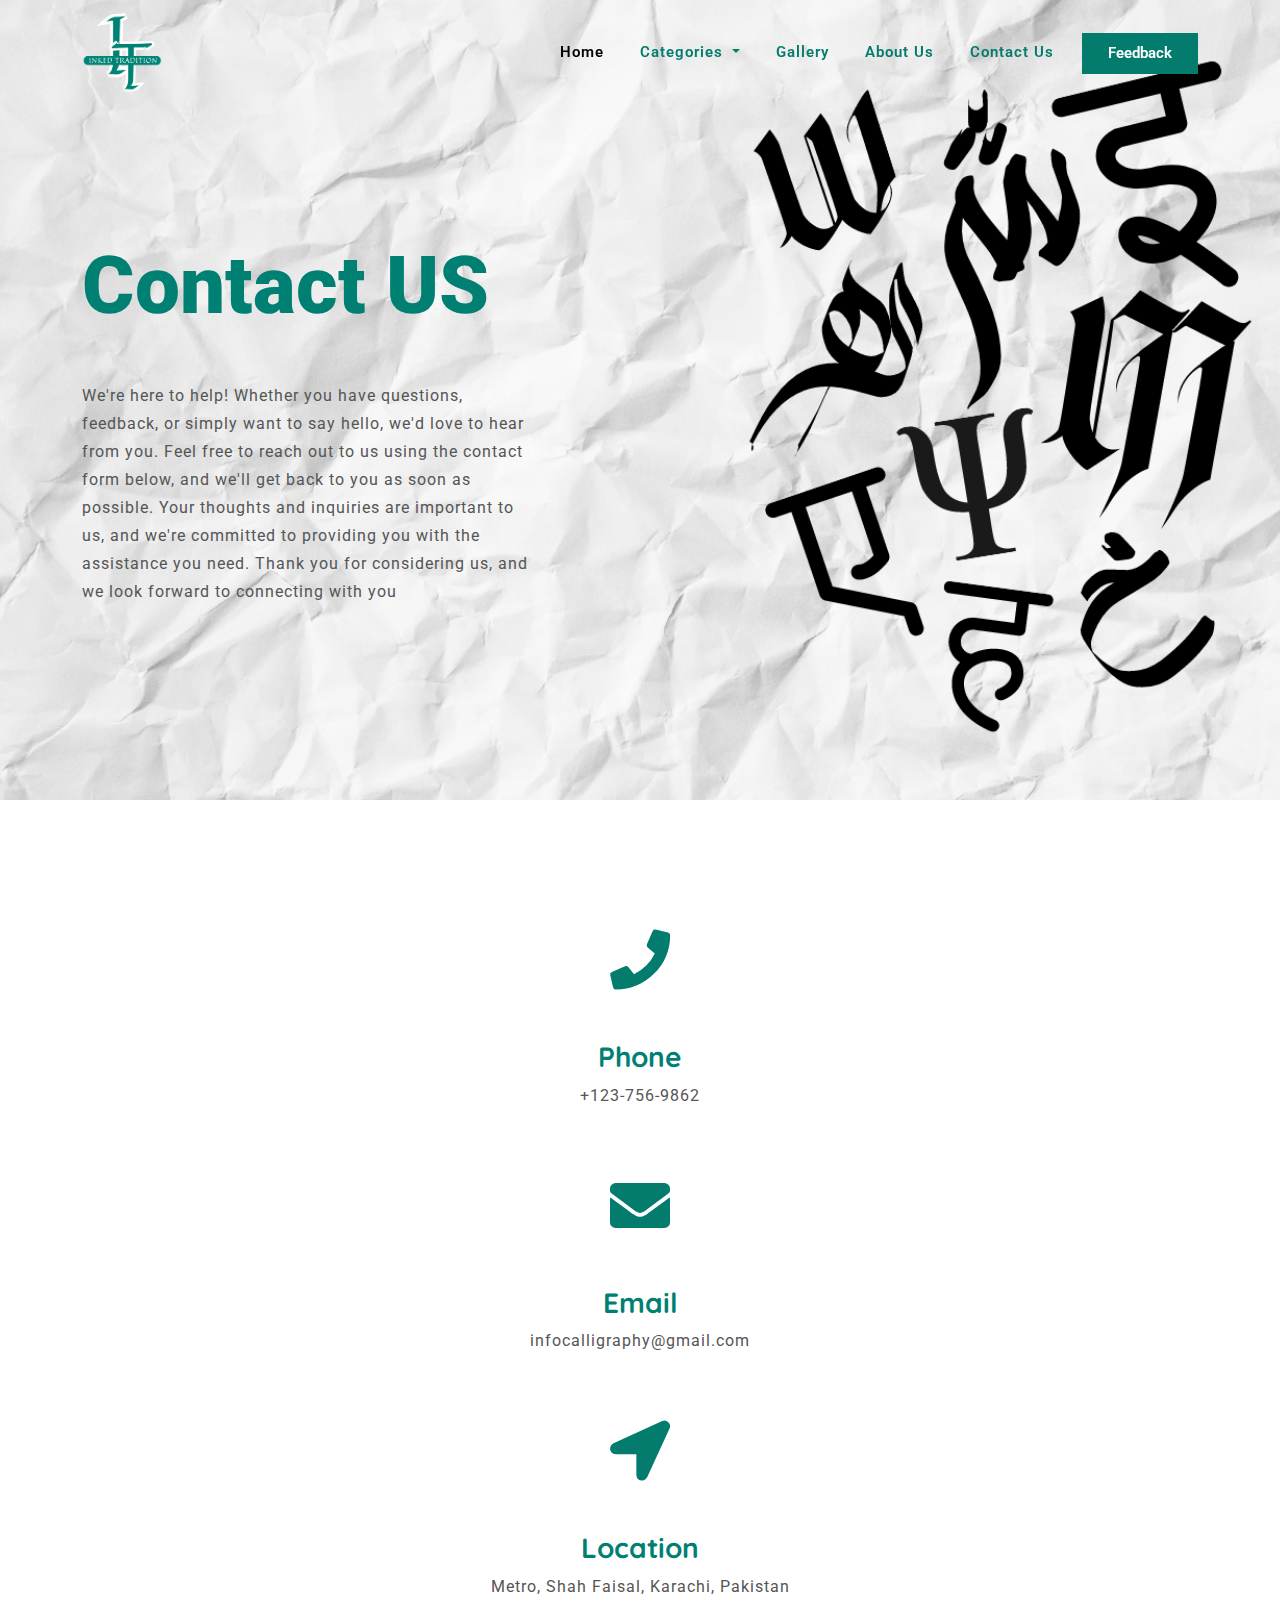
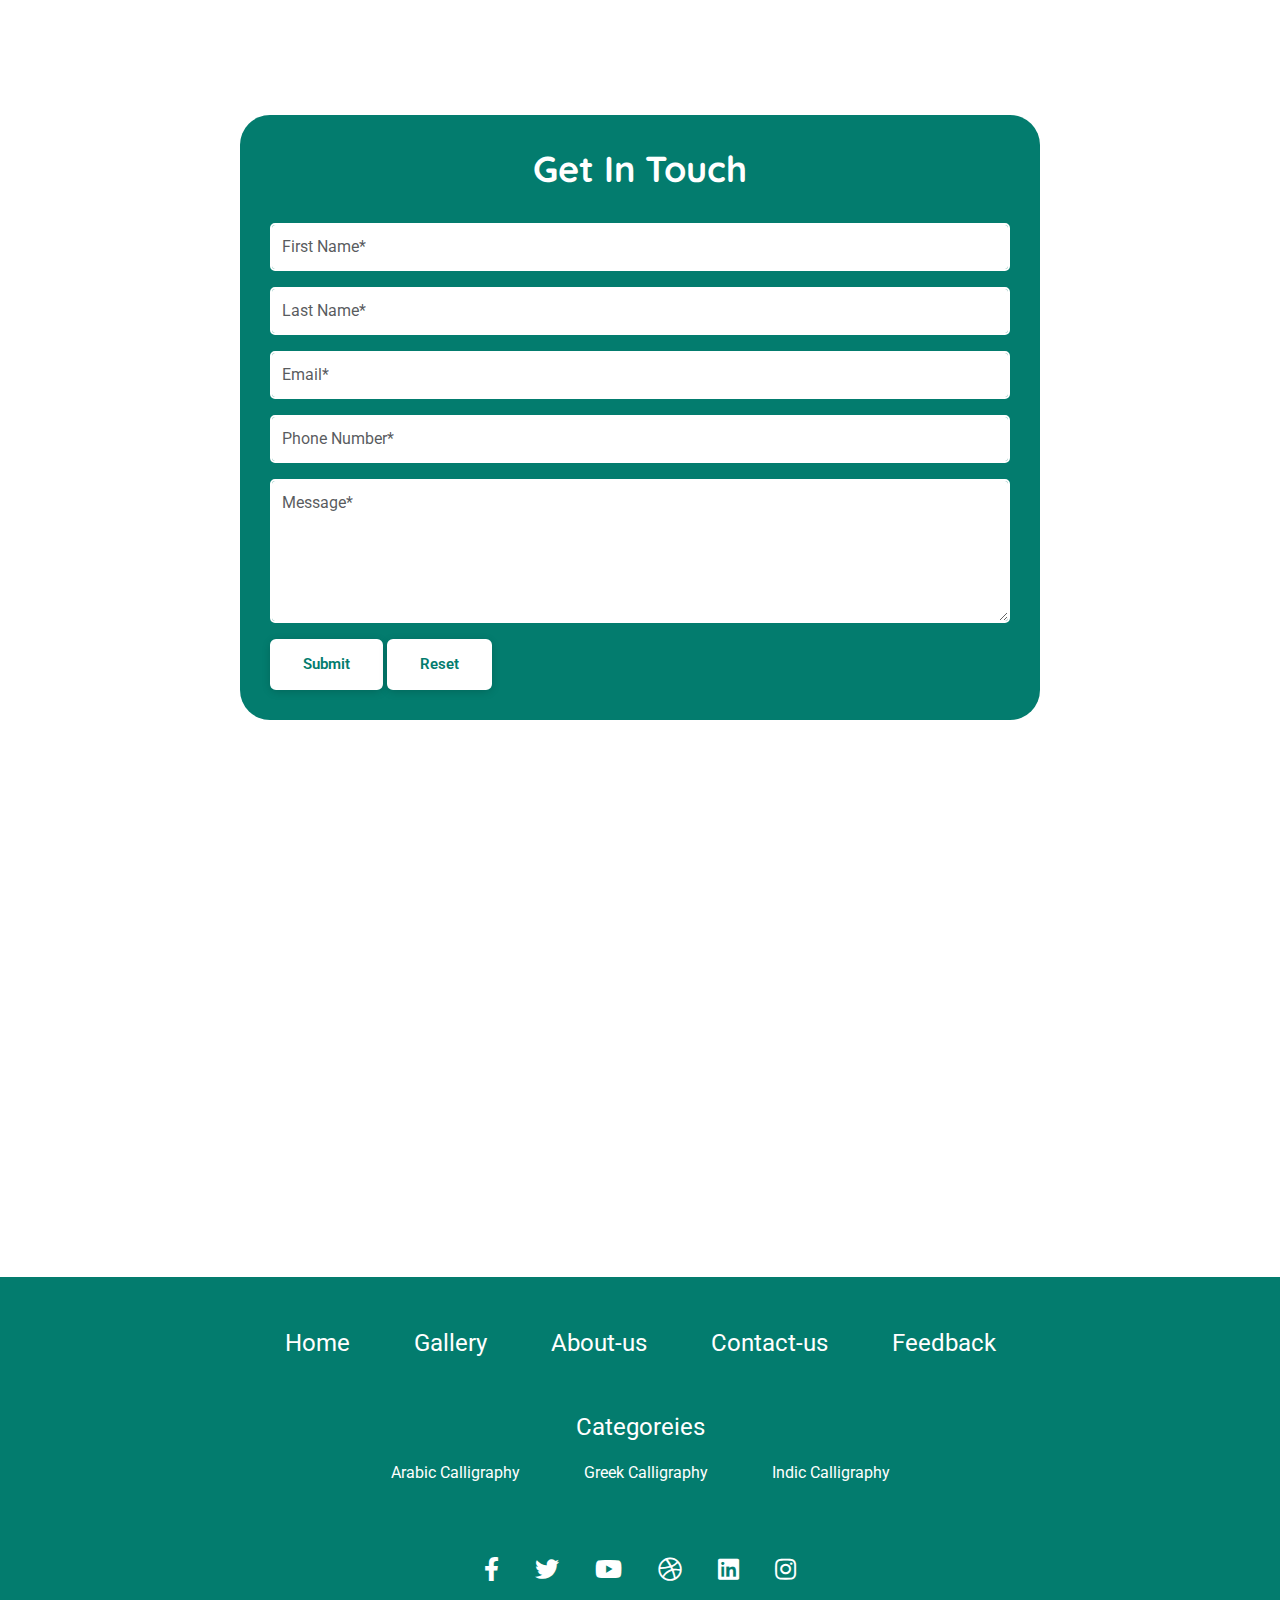
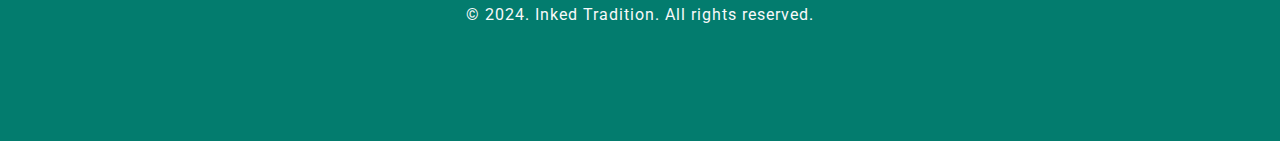
<file: Contactus.html>
<!DOCTYPE html>
<html lang="en">
<head>
    <meta charset="UTF-8">
    <meta name="viewport" content="width=device-width, initial-scale=1.0">
    <meta http-equiv="X-UA-Compatible" content="ie=edge">
    <meta name="Description" content="Enter your description here" />
    <title>Inked Tradition</title>
    <!-- bootstrap CDN -->
    <link href="https://cdn.jsdelivr.net/npm/bootstrap@5.0.1/dist/css/bootstrap.min.css" rel="stylesheet">
    <link rel="stylesheet" href="https://stackpath.bootstrapcdn.com/bootstrap/5.0.0-alpha1/css/bootstrap.min.css"
    integrity="sha384-r4NyP46KrjDleawBgD5tp8Y7UzmLA05oM1iAEQ17CSuDqnUK2+k9luXQOfXJCJ4I" crossorigin="anonymous">
    <link rel="stylesheet" href="https://cdnjs.cloudflare.com/ajax/libs/font-awesome/5.15.2/css/all.min.css">
   
    <!-- favicon link -->
    <link rel="shortcut icon" href="images/logo.png" type="image/x-icon">
  
    <!-- OWN CSS -->
    <link rel="stylesheet" href="style.css">
</head>
<body>

     <!-- header design -->
     <header>
      <nav class="navbar navbar-expand-lg navigation-wrap">
        <div class="container">
          <a class="navbar-brand" href="#"><img decoding="async" src="images/logo.png" style="height: 80px; width: 80px;"></a>
          <button class="navbar-toggler" type="button" data-bs-toggle="collapse" data-bs-target="#navbarText"
            aria-controls="navbarText" aria-expanded="false" aria-label="Toggle navigation">
            <i class="fas fa-stream navbar-toggler-icon"></i>
          </button>
          <div class="collapse navbar-collapse" id="navbarText">
            <ul class="navbar-nav ms-auto mb-2 mb-lg-0">
              <li class="nav-item">
                <a class="nav-link active" aria-current="page" href="index.html">Home</a>
              </li>
              <li class="nav-item dropdown">
                <a class="nav-link dropdown-toggle" href="#" role="button" data-bs-toggle="dropdown" aria-expanded="false">
                 Categories
                </a>
                <ul class="dropdown-menu dropdown-style" aria-labelledby="navbarDropdown">
                  <li><a class="dropdown-item" href="Arabic Calligraphy.html">Arabic Calligraphy</a></li>
                  <li><hr class="dropdown-divider"></li>
                  <li><a class="dropdown-item" href="Greek calligraphy.html">Greek Calligraphy</a></li>
                  <li><hr class="dropdown-divider"></li>
                  <li><a class="dropdown-item" href="Indic Calligraphy.html">Indic Calligraphy</a></li>
                </ul>
              </li>
              <li class="nav-item">
                <a class="nav-link" href="Gallery.html">Gallery</a>
              </li>
              <li class="nav-item">
                <a class="nav-link" href="aboutus.html">About us</a>
              </li>
              <li class="nav-item">
                <a class="nav-link" href="Contactus.html">Contact us</a>
              </li>
              <li>
                <a href="Feedback.html" class="main-btn">feedback</a>
              </li>
            </ul>
          </div>
        </div>
      </nav>
    </header>

  <!-- Main Heading -->
  <section id="Contact-us">
    <div class="container-fluid px-0 contact-top-banner">
      <div class="container">
        <div class="row">
          <div class="col-lg-5 col-md-6">
            <h1>Contact US</h1>
            <p>We're here to help! Whether you have questions, feedback, or simply want to say hello, we'd love to hear from you. Feel free to reach out to us using the contact form below, and we'll get back to you as soon as possible. Your thoughts and inquiries are important to us, and we're committed to providing you with the assistance you need. Thank you for considering us, and we look forward to connecting with you
            </p>
          </div>
        </div>
      </div>
    </div>
  </section>

  <!-- Contact Icons Section -->
  <div class="row justify-content-center main-icons">
    <div class="col-md-12 text-center">
      <i class="fas fa-phone contact-icons"></i>
      <h3>Phone</h3>
      <p>+123-756-9862</p>
    </div>
    <div class="col-md-12 text-center">
      <i class="fas fa-envelope contact-icons"></i>
      <h3>Email</h3>
      <p>infocalligraphy@gmail.com</p>
    </div>
    <div class="col-md-12 text-center">
      <i class="fas fa-location-arrow contact-icons"></i>
      <h3>Location</h3>
      <p>Metro, Shah Faisal, Karachi, Pakistan</p>
    </div>
  </div>

  <!-- Contact Form Section -->
  <div class="container mt-5">
    <div class="row">
        <div class="col-lg-12 md-12 sm-12">
            <form class="contact-form" id="contactForm" novalidate>
            <h2 class="section-heading">Get In Touch</h2>
          <div class="mb-3">
            <input type="text" class="form-control" id="firstName" name="firstName" placeholder="First Name*" required>
            <div class="error" id="firstNameError"></div>
          </div>
          <div class="mb-3">
            <input type="text" class="form-control" id="lastName" name="lastName" placeholder="Last Name*" required>
            <div class="error" id="lastNameError"></div>
          </div>
          <div class="mb-3">
            <input type="email" class="form-control" id="email" name="email" placeholder="Email*" required>
            <div class="error" id="emailError"></div>
          </div>
          <div class="mb-3">
            <input type="tel" class="form-control" id="phone" name="phone" placeholder="Phone Number*" required>
            <div class="error" id="phoneError"></div>
          </div>
          <div class="mb-3">
            <textarea class="form-control" id="message" name="message" rows="5" placeholder="Message*" required></textarea>
            <div class="error" id="messageError"></div>
          </div>
          <button type="submit" class="btn btn-success">Submit</button>
          <button type="reset" class="btn btn-danger">Reset</button>
        </form>
      </div>
    </div>
  </div>

  <iframe src="https://www.google.com/maps/embed?pb=!1m18!1m12!1m3!1d5118.369390445204!2d67.15312502219412!3d24.89000873845926!2m3!1f0!2f0!3f0!3m2!1i1024!2i768!4f13.1!3m3!1m2!1s0x3eb33999ec8ecc87%3A0xda9cc5004c86e53f!2sMETRO%20Stargate%2C%20Karachi!5e0!3m2!1sen!2s!4v1711347070632!5m2!1sen!2s" width="100%" height="450" style="border:0; margin-bottom: 50px;" allowfullscreen="" loading="lazy" referrerpolicy="no-referrer-when-downgrade"></iframe>

  <footer id="footer">
    <div class="footer py-5">
      <div class="container">
        <div class="row">
          <div class="col-md-12 text-center">
            <a class="footer-link fs-4" href="index.html">Home</a>
            <a class="footer-link fs-4" href="Gallery.html">Gallery</a>
            <a class="footer-link fs-4" href="aboutus.html">About-us</a>
            <a class="footer-link fs-4" href="Contactus.html">Contact-us</a>
            <a class="footer-link fs-4" href="Feedback.html">Feedback</a>

          <div class="col-md-12 text-center py-5 ">
            <a class="footer-link fs-4" href="">Categoreies</a>
          <div class="col-md-12 text-center py-3">
            <a class="footer-link fs-6" href="Arabic Calligraphy.html">Arabic Calligraphy</a>
            <a class="footer-link fs-6" href="Greek calligraphy.html">Greek Calligraphy</a>
            <a class="footer-link fs-6" href="Indic Calligraphy.html">Indic Calligraphy</a>
            
            <div class="footer-social mt-4 pt-5 text-center">
              <a href="#"><i class="fab fa-facebook-f"></i></a>
              <a href="#"><i class="fab fa-twitter"></i></a>
              <a href="#"><i class="fab fa-youtube"></i></a>
              <a href="#"><i class="fab fa-dribbble"></i></a>
              <a href="#"><i class="fab fa-linkedin"></i></a>
              <a href="#"><i class="fab fa-instagram"></i></a>
            </div>
          </div>
          <div class="col-sm-12">
            <div class="footer-copy">
              <div class="copy-right text-center">
                <p class="text-light">© 2024. Inked Tradition. All rights reserved.</p>
              </div>
            </div>
            </div>
          </div>
        </div>
      </div>
    </div>
  </footer>

  <!-- JS Libraries -->
  <script src="https://cdn.jsdelivr.net/npm/@popperjs/core@2.9.2/dist/umd/popper.min.js"></script>
  <script src="https://cdn.jsdelivr.net/npm/bootstrap@5.0.1/dist/js/bootstrap.min.js"></script>
  <!-- own js -->
  <script src="main.js"></script>
</body>
</html>
</file>
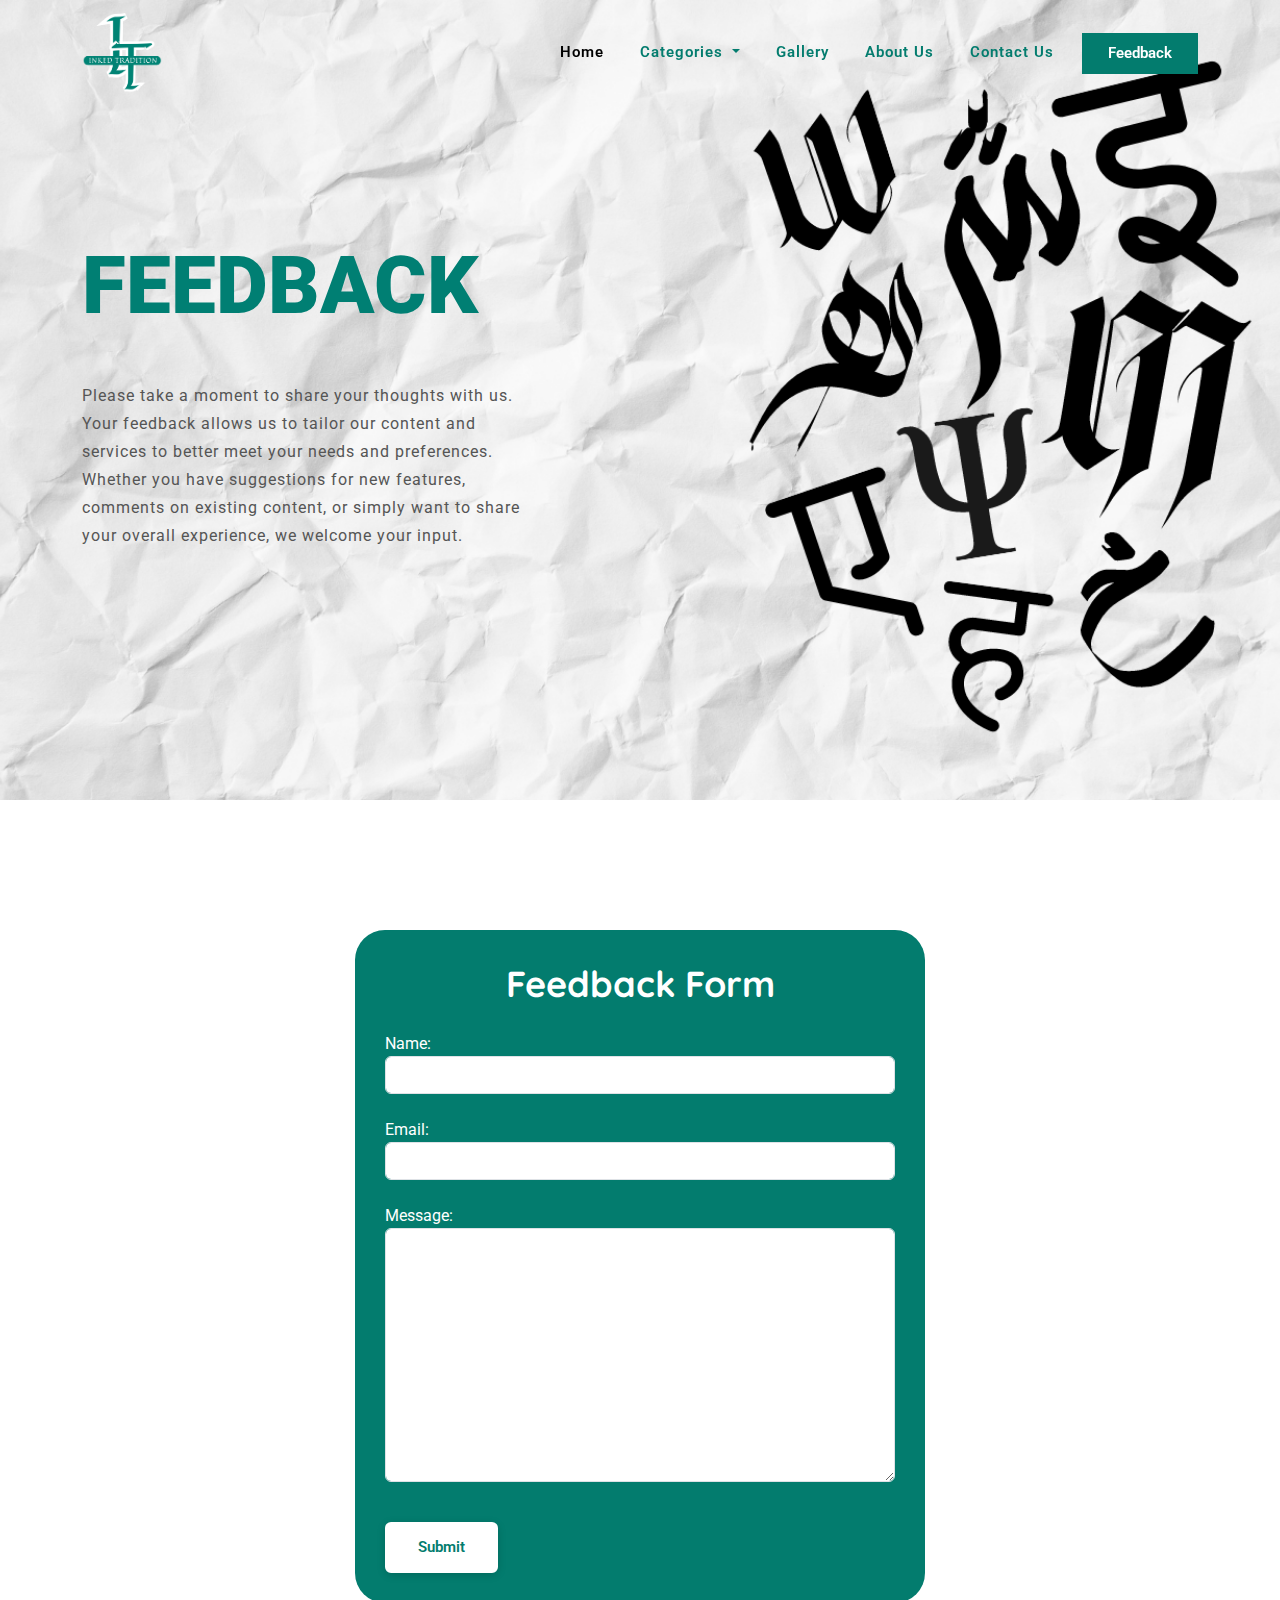
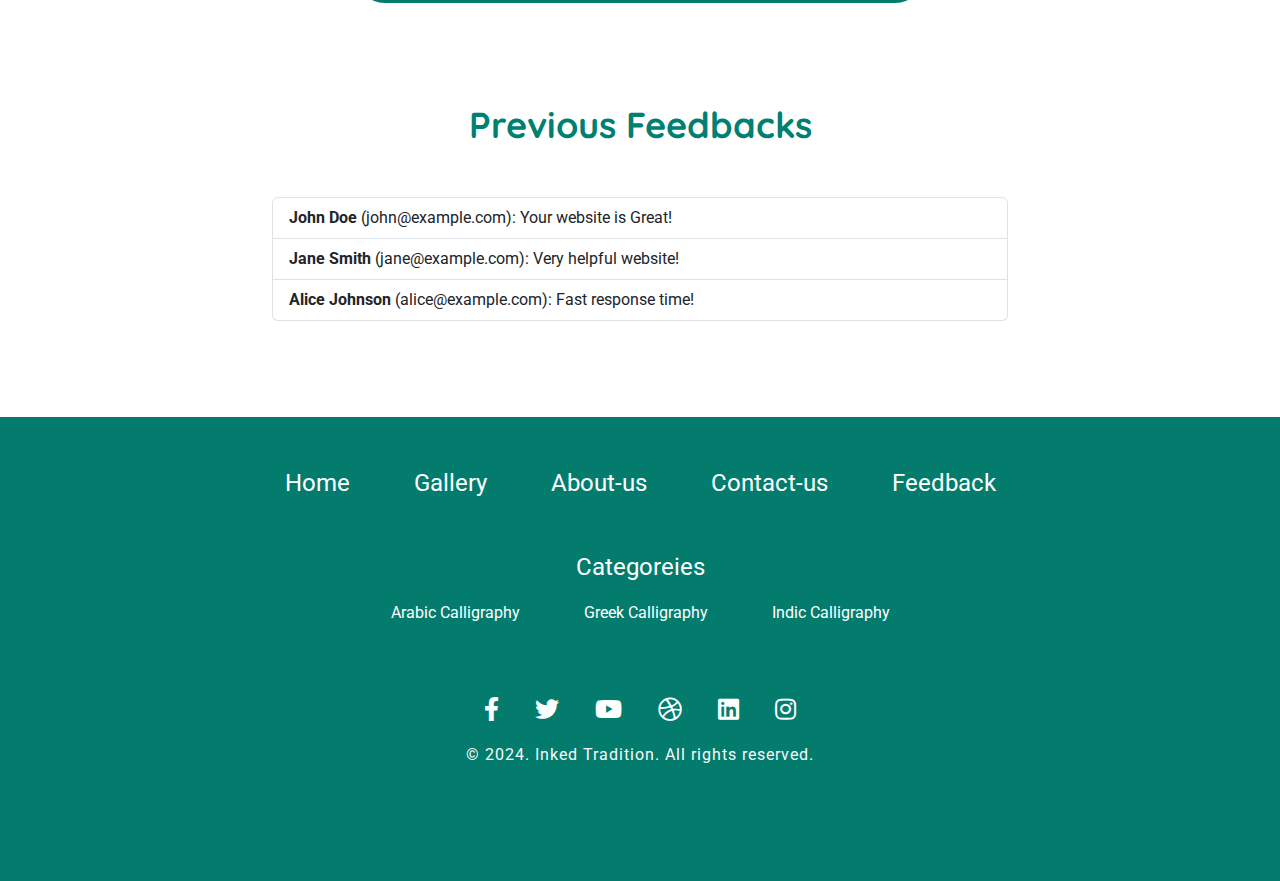
<file: Feedback.html>
<!DOCTYPE html>
<html lang="en">
<head>
    <meta charset="UTF-8">
    <meta name="viewport" content="width=device-width, initial-scale=1.0">
    <meta http-equiv="X-UA-Compatible" content="ie=edge">
    <meta name="Description" content="Enter your description here" />
    <title>Inked Tradition</title>
    <!-- bootstrap CDN -->
    <link href="https://cdn.jsdelivr.net/npm/bootstrap@5.0.1/dist/css/bootstrap.min.css" rel="stylesheet">
    <link rel="stylesheet" href="https://stackpath.bootstrapcdn.com/bootstrap/5.0.0-alpha1/css/bootstrap.min.css"
    integrity="sha384-r4NyP46KrjDleawBgD5tp8Y7UzmLA05oM1iAEQ17CSuDqnUK2+k9luXQOfXJCJ4I" crossorigin="anonymous">
    <link rel="stylesheet" href="https://cdnjs.cloudflare.com/ajax/libs/font-awesome/5.15.2/css/all.min.css">
   
    <!-- favicon link -->
    <link rel="shortcut icon" href="images/logo.png" type="image/x-icon">
  
    <!-- OWN CSS -->
    <link rel="stylesheet" href="style.css">
</head>
<body>

 <!-- header design -->
 <header>
  <nav class="navbar navbar-expand-lg navigation-wrap">
    <div class="container">
      <a class="navbar-brand" href="#"><img decoding="async" src="images/logo.png" style="height: 80px; width: 80px;"></a>
      <button class="navbar-toggler" type="button" data-bs-toggle="collapse" data-bs-target="#navbarText"
        aria-controls="navbarText" aria-expanded="false" aria-label="Toggle navigation">
        <i class="fas fa-stream navbar-toggler-icon"></i>
      </button>
      <div class="collapse navbar-collapse" id="navbarText">
        <ul class="navbar-nav ms-auto mb-2 mb-lg-0">
          <li class="nav-item">
            <a class="nav-link active" aria-current="page" href="index.html">Home</a>
          </li>
          <li class="nav-item dropdown">
            <a class="nav-link dropdown-toggle" href="#" role="button" data-bs-toggle="dropdown" aria-expanded="false">
             Categories
            </a>
            <ul class="dropdown-menu dropdown-style" aria-labelledby="navbarDropdown">
              <li><a class="dropdown-item" href="Arabic Calligraphy.html">Arabic Calligraphy</a></li>
              <li><hr class="dropdown-divider"></li>
              <li><a class="dropdown-item" href="Greek calligraphy.html">Greek Calligraphy</a></li>
              <li><hr class="dropdown-divider"></li>
              <li><a class="dropdown-item" href="Indic Calligraphy.html">Indic Calligraphy</a></li>
            </ul>
          </li>
          <li class="nav-item">
            <a class="nav-link" href="Gallery.html">Gallery</a>
          </li>
          <li class="nav-item">
            <a class="nav-link" href="aboutus.html">About us</a>
          </li>
          <li class="nav-item">
            <a class="nav-link" href="Contactus.html">Contact us</a>
          </li>
          <li>
            <a href="Feedback.html" class="main-btn">feedback</a>
          </li>
        </ul>
      </div>
    </div>
  </nav>
</header>

<section id="Contact-us">
  <div class="container-fluid px-0 contact-top-banner">
    <div class="container">
      <div class="row">
        <div class="col-lg-5 col-md-6">
          <h1>FEEDBACK</h1>
          <p>Please take a moment to share your thoughts with us. Your feedback allows us to tailor our content and services to better meet your needs and preferences. Whether you have suggestions for new features, comments on existing content, or simply want to share your overall experience, we welcome your input.
          </p>
        </div>
      </div>
    </div>
  </div>
</section>
  
    <!-- Feadback Foam Section  -->
    <div class="container Feedback-foam">
      <div class="row">
        <div class="col-lg-6 mx-auto feedback-body">
          <h2 class="text-center mb-4">Feedback Form</h2>
          <form id="feedbackForm">
            <div class="form-group mb-4">
              <label for="name">Name:</label>
              <input type="text" class="form-control" id="name" name="name" required>
            </div>
            <div class="form-group mb-4">
              <label for="email">Email:</label>
              <input type="email" class="form-control" id="email" name="email" required>
            </div>
            <div class="form-group mb-4">
              <label for="message">Message:</label>
              <textarea class="form-control" id="message" name="message" rows="10" required></textarea>
            </div>
            <button type="submit" class="btn btn-success mt-3">Submit</button>
          </form>
        </div>
      </div>
    
      <!-- Previous Feedbacks Section -->
      <div class="row mt-5 mb-5">
        <div class="col-lg-8 mx-auto">
          <h2 class="text-center mb-5">Previous Feedbacks</h2>
          <ul id="feedbackList" class="list-group mb-5">
          </ul>
        </div>
      </div>
    </div>

    <!-- Footer -->
    <footer id="footer">
      <div class="footer py-5">
        <div class="container">
          <div class="row">
            <div class="col-md-12 text-center">
              <a class="footer-link fs-4" href="index.html">Home</a>
              <a class="footer-link fs-4" href="Gallery.html">Gallery</a>
              <a class="footer-link fs-4" href="aboutus.html">About-us</a>
              <a class="footer-link fs-4" href="Contactus.html">Contact-us</a>
              <a class="footer-link fs-4" href="Feedback.html">Feedback</a>
  
            <div class="col-md-12 text-center py-5 ">
              <a class="footer-link fs-4" href="">Categoreies</a>
            <div class="col-md-12 text-center py-3">
              <a class="footer-link fs-6" href="Arabic Calligraphy.html">Arabic Calligraphy</a>
              <a class="footer-link fs-6" href="Greek calligraphy.html">Greek Calligraphy</a>
              <a class="footer-link fs-6" href="Indic Calligraphy.html">Indic Calligraphy</a>
              
              <div class="footer-social mt-4 pt-5 text-center">
                <a href="#"><i class="fab fa-facebook-f"></i></a>
                <a href="#"><i class="fab fa-twitter"></i></a>
                <a href="#"><i class="fab fa-youtube"></i></a>
                <a href="#"><i class="fab fa-dribbble"></i></a>
                <a href="#"><i class="fab fa-linkedin"></i></a>
                <a href="#"><i class="fab fa-instagram"></i></a>
              </div>
            </div>
            <div class="col-sm-12">
              <div class="footer-copy">
                <div class="copy-right text-center">
                  <p class="text-light">© 2024. Inked Tradition. All rights reserved.</p>
                </div>
              </div>
              </div>
            </div>
          </div>
        </div>
      </div>
    </footer>
    
    <!-- JavaScript and Bootstrap Bundle with Popper -->
    <script src="https://code.jquery.com/jquery-3.5.1.slim.min.js"></script>
    <script src="https://cdn.jsdelivr.net/npm/@popperjs/core@2.5.4/dist/umd/popper.min.js"></script>
    <script src="https://stackpath.bootstrapcdn.com/bootstrap/4.5.2/js/bootstrap.min.js"></script>

    <script src="main.js"></script>
    
    <script>
      // JavaScript code for handling form submission and displaying previous feedbacks
      document.getElementById('feedbackForm').addEventListener('submit', function(event) {
        event.preventDefault(); 
        // Get form data
        var name = document.getElementById('name').value;
        var email = document.getElementById('email').value;
        var message = document.getElementById('message').value;
      
        var feedbackList = document.getElementById('feedbackList');
        var listItem = document.createElement('li');
        listItem.classList.add('list-group-item');
        listItem.innerHTML = '<strong>' + name + '</strong> (' + email + '): ' + message;
        feedbackList.appendChild(listItem);

        document.getElementById('feedbackForm').reset();
      });
    
      // Artificially populate previous feedbacks
      var previousFeedbacks = [
        { name: 'John Doe', email: 'john@example.com', message: 'Your website is Great!' },
        { name: 'Jane Smith', email: 'jane@example.com', message: 'Very helpful website!' },
        { name: 'Alice Johnson', email: 'alice@example.com', message: 'Fast response time!' }
      ];
    
      var feedbackList = document.getElementById('feedbackList');
      previousFeedbacks.forEach(function(feedback) {
        var listItem = document.createElement('li');
        listItem.classList.add('list-group-item');
        listItem.innerHTML = '<strong>' + feedback.name + '</strong> (' + feedback.email + '): ' + feedback.message;
        feedbackList.appendChild(listItem);
      });
    </script>
    
    </body>
    </html>
</file>
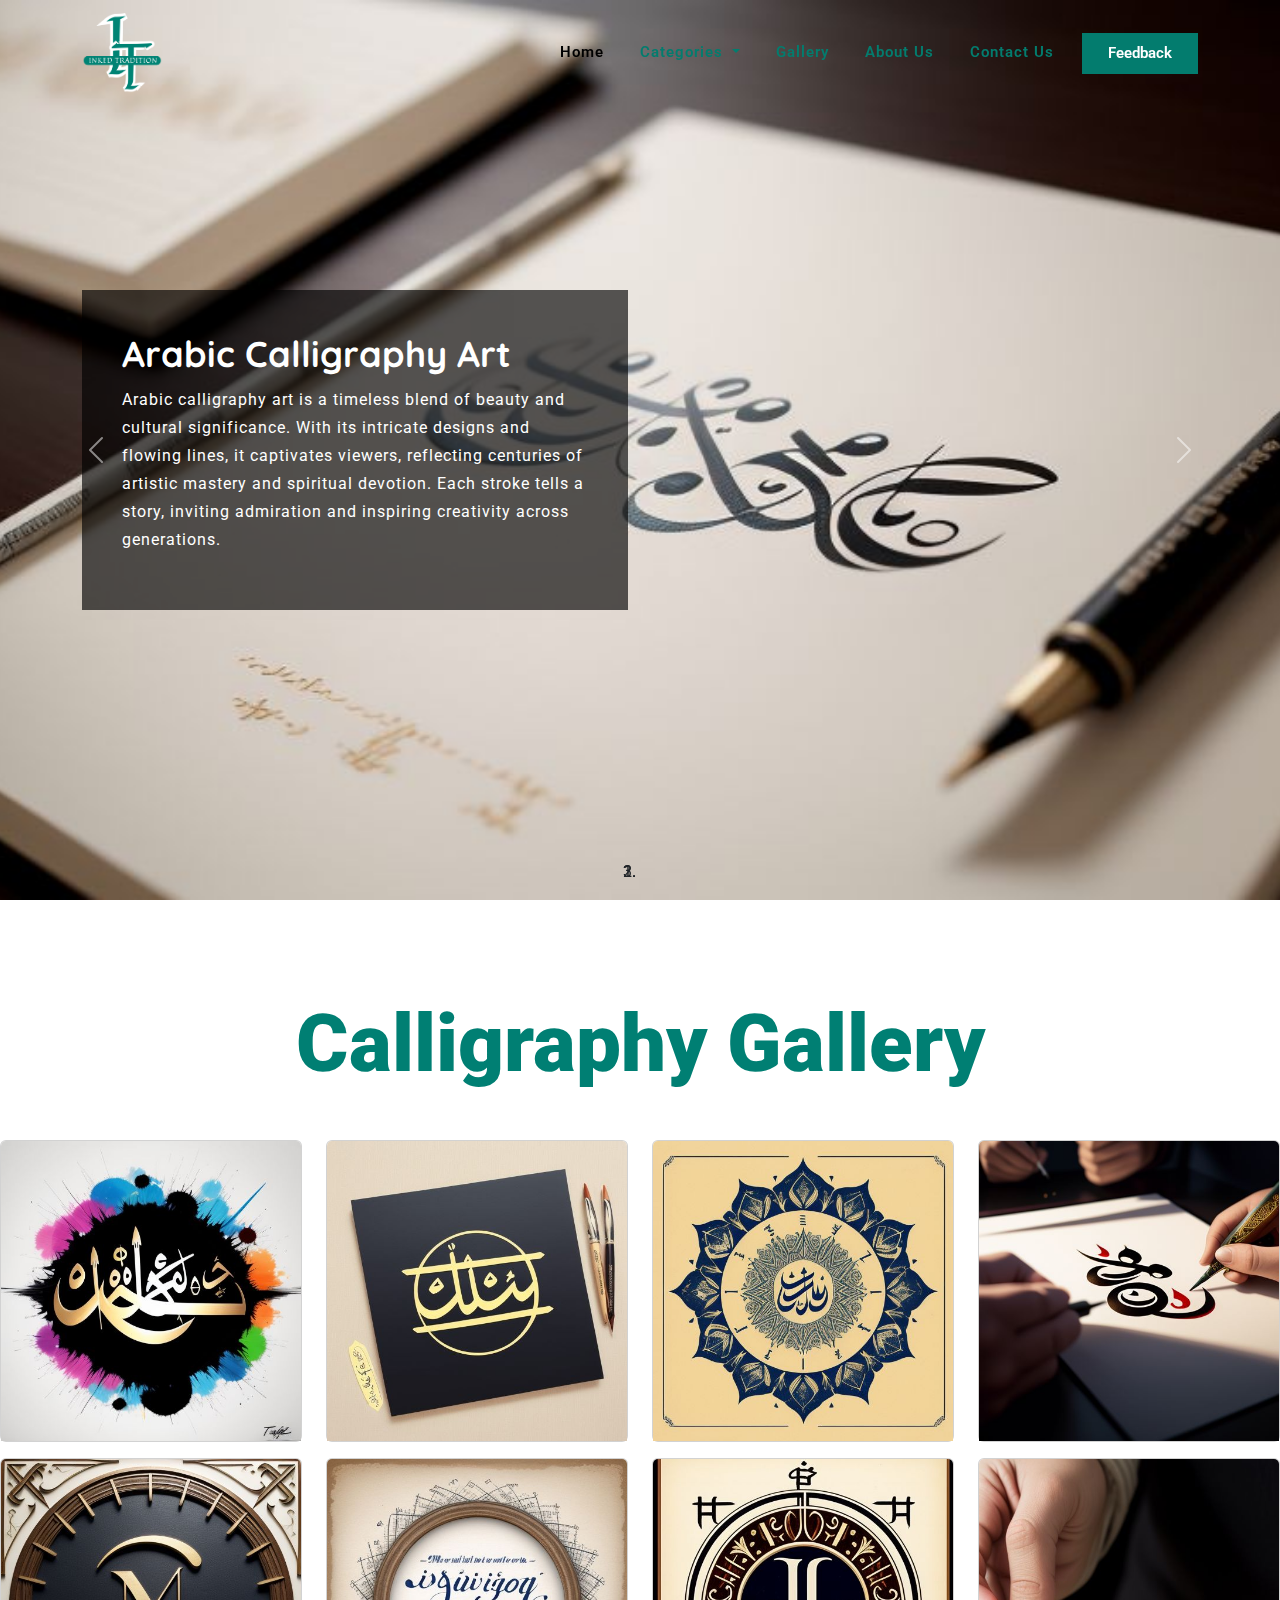
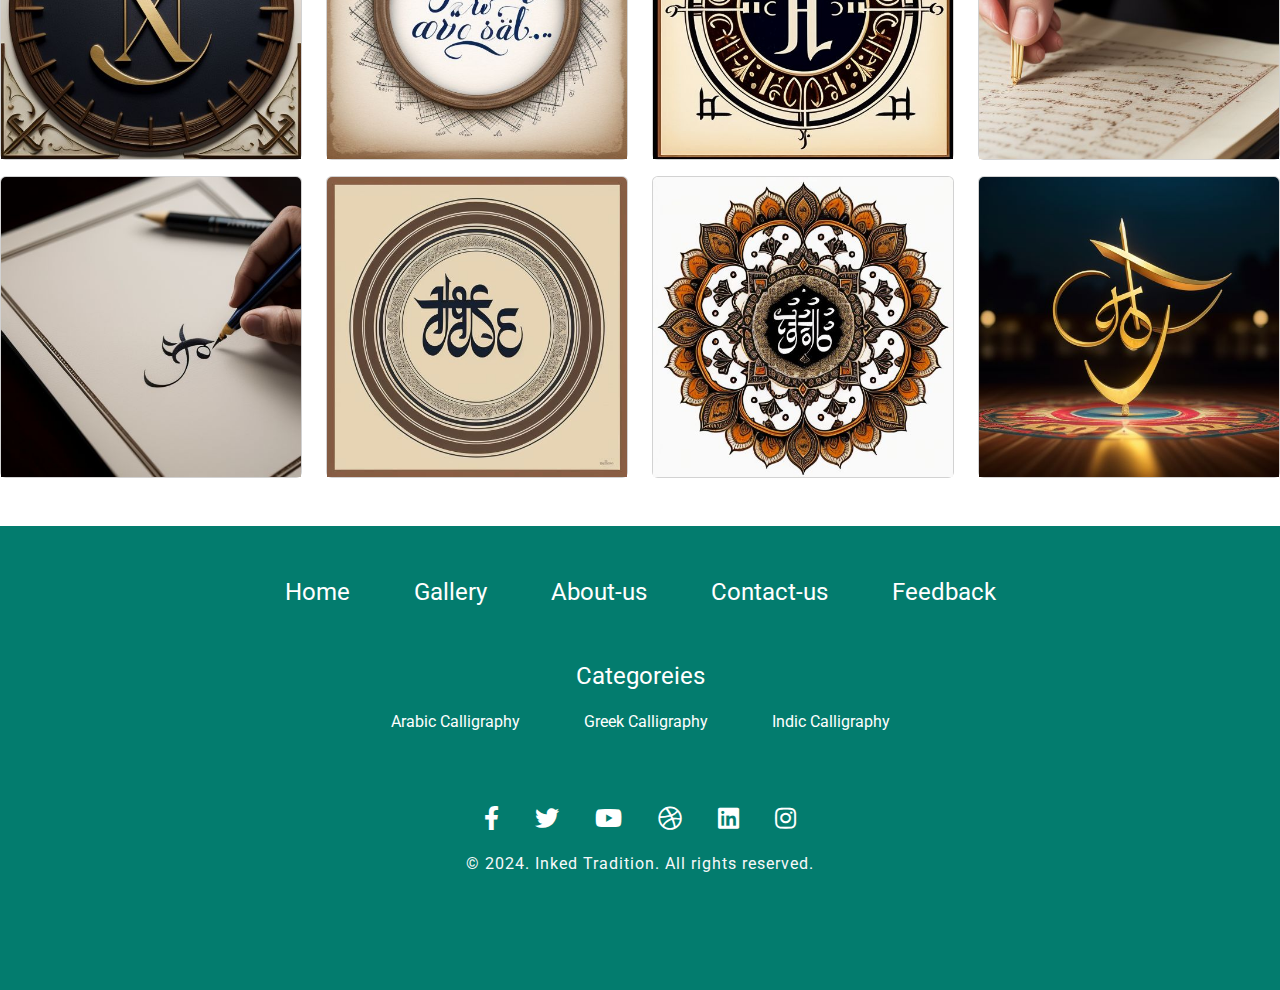
<file: Gallery.html>
<!DOCTYPE html>
<html lang="en">
<head>
  <meta charset="UTF-8">
  <meta name="viewport" content="width=device-width, initial-scale=1.0">
  <meta http-equiv="X-UA-Compatible" content="ie=edge">
  <meta name="Description" content="Enter your description here" />
  <title>Inked Tradition</title>
  <!-- bootstrap CDN -->
  <link href="https://cdn.jsdelivr.net/npm/bootstrap@5.0.1/dist/css/bootstrap.min.css" rel="stylesheet">
  <link rel="stylesheet" href="https://stackpath.bootstrapcdn.com/bootstrap/5.0.0-alpha1/css/bootstrap.min.css"
  integrity="sha384-r4NyP46KrjDleawBgD5tp8Y7UzmLA05oM1iAEQ17CSuDqnUK2+k9luXQOfXJCJ4I" crossorigin="anonymous">
  <link rel="stylesheet" href="https://cdnjs.cloudflare.com/ajax/libs/font-awesome/5.15.2/css/all.min.css">
 
  <!-- favicon link -->
  <link rel="shortcut icon" href="images/logo.png" type="image/x-icon">

  <!-- OWN CSS -->
  <link rel="stylesheet" href="style.css">
  
</head>

<body>
  <!-- header design -->
  <header>
    <nav class="navbar navbar-expand-lg navigation-wrap">
      <div class="container">
        <a class="navbar-brand" href="#"><img decoding="async" src="images/logo.png" style="height: 80px; width: 80px;"></a>
        <button class="navbar-toggler" type="button" data-bs-toggle="collapse" data-bs-target="#navbarText"
          aria-controls="navbarText" aria-expanded="false" aria-label="Toggle navigation">
          <i class="fas fa-stream navbar-toggler-icon"></i>
        </button>
        <div class="collapse navbar-collapse" id="navbarText">
          <ul class="navbar-nav ms-auto mb-2 mb-lg-0">
            <li class="nav-item">
              <a class="nav-link active" aria-current="page" href="index.html">Home</a>
            </li>
            <li class="nav-item dropdown">
              <a class="nav-link dropdown-toggle" href="#" role="button" data-bs-toggle="dropdown" aria-expanded="false">
               Categories
              </a>
              <ul class="dropdown-menu dropdown-style" aria-labelledby="navbarDropdown">
                <li><a class="dropdown-item" href="Arabic Calligraphy.html">Arabic Calligraphy</a></li>
                <li><hr class="dropdown-divider"></li>
                <li><a class="dropdown-item" href="Greek calligraphy.html">Greek Calligraphy</a></li>
                <li><hr class="dropdown-divider"></li>
                <li><a class="dropdown-item" href="Indic Calligraphy.html">Indic Calligraphy</a></li>
              </ul>
            </li>
            <li class="nav-item">
              <a class="nav-link" href="Gallery.html">Gallery</a>
            </li>
            <li class="nav-item">
              <a class="nav-link" href="aboutus.html">About us</a>
            </li>
            <li class="nav-item">
              <a class="nav-link" href="Contactus.html">Contact us</a>
            </li>
            <li>
              <a href="Feedback.html" class="main-btn">feedback</a>
            </li>
          </ul>
        </div>
      </div>
    </nav>
  </header>



  <div class="container-fluid p-0">
    <div id="carousel" class="carousel slide hero-slides" data-ride="carousel">
      <ol class="carousel-indicators">
        <li class="active" data-target="#carousel" data-slide-to="0"></li>
        <li data-target="#carousel" data-slide-to="1"></li>
        <li data-target="#carousel" data-slide-to="2"></li>
      </ol>
      <div class="carousel-inner" role="listbox">
        <div class="carousel-item active boat">
          <div class="container h-100 d-md-block">
            <div class="row align-items-center h-100">
              <div class="col-12 col-md-9 col-lg-7 col-xl-6">
                <div class="caption animated fadeIn">
                  <h2 class="animated fadeInLeft">Arabic Calligraphy Art</h2>
                  <p class="animated fadeInRight">Arabic calligraphy art is a timeless blend of beauty and cultural significance. With its intricate designs and flowing lines, it captivates viewers, reflecting centuries of artistic mastery and spiritual devotion. Each stroke tells a story, inviting admiration and inspiring creativity across generations.</p>
                  
                </div>
              </div>
            </div>
          </div>
        </div>
        <div class="carousel-item sea">
          <div class="container h-100 d-md-block">
            <div class="row align-items-center h-100">
              <div class="col-12 col-md-9 col-lg-7 col-xl-6">
                <div class="caption animated fadeIn">
                  <h2 class="animated fadeInLeft">Greek Calligraphy</h2>
                  <p class="animated fadeInRight">Greek calligraphy art is a testament to the timeless elegance and cultural richness of ancient Greece. With its meticulous strokes and classical beauty, it captivates audiences with its historical significance and enduring inspiration for contemporary creativity.</p>
                  
                </div>
              </div>
            </div>
          </div>
        </div>
        <div class="carousel-item river">
          <div class="container h-100 d-md-block">
            <div class="row align-items-center h-100">
              <div class="col-12 col-md-9 col-lg-7 col-xl-6">
                <div class="caption animated fadeIn">
                  <h2 class="animated fadeInLeft">Indic Calligraphy</h2>
                  <p class="animated fadeInRight">Indic calligraphy art is a testament to India's rich cultural heritage and artistic expression. Rooted in ancient scripts like Devanagari and Bengali, it captures the essence of spirituality and tradition in graceful strokes. Each flourish reflects centuries of history and linguistic diversity, fostering pride and identity among communities. As a timeless art form, Indic calligraphy continues to inspire admiration and reverence worldwide.</p>
                  
                </div>
              </div>
            </div>
          </div>
        </div>
      </div>
      <a class="carousel-control-prev" href="#carousel" role="button" data-slide="prev">
        <span class="carousel-control-prev-icon" aria-hidden="true"></span>
        <span class="sr-only">Previous</span>
      </a>
      <a class="carousel-control-next" href="#carousel" role="button" data-slide="next">
        <span class="carousel-control-next-icon" aria-hidden="true"></span>
        <span class="sr-only">Next</span>
      </a>
    </div>
</div>

  
    <!-- Calligraphy Gallery Section -->
    <div class="row mt-5">
      <div class="col-lg-12">
        <h1 class="text-center mt-5 mb-5">Calligraphy Gallery</h1>
      </div>
    </div>
    <div class="row">
      <!-- Add images with effects and animations -->
      <!-- Example: -->
      <div class="col-lg-3 col-md-4 col-sm-6 mb-3">
        <div class="card">
          <img src="images/arabic calligraphy img/Arabic_calligraphy_with_graffi.jpeg" class="card-img-top image-effect" alt="Image 3">
        </div>
      </div>
      <div class="col-lg-3 col-md-4 col-sm-6 mb-3">
        <div class="card">
          <img src="images/arabic calligraphy img/Create_a_hand-lettered_artwork.jpeg" class="card-img-top image-effect" alt="Image 3">
        </div>
      </div>
      <div class="col-lg-3 col-md-4 col-sm-6 mb-3">
        <div class="card">
          <img src="images/arabic calligraphy img/Design_a_typographic_poster_fe.jpeg" class="card-img-top image-effect" alt="Image 3">
        </div>
      </div>
      <div class="col-lg-3 col-md-4 col-sm-6 mb-3">
        <div class="card">
          <img src="images/arabic calligraphy img/A_man_create_Traditional_calli.jpeg" class="card-img-top image-effect" alt="Image 3">
        </div>
      </div>
      <div class="col-lg-3 col-md-4 col-sm-6 mb-3">
        <div class="card">
          <img src="images/Greek Calligraphy img/Generate_a_decorative_monogram.jpeg" class="card-img-top image-effect" alt="Image 3">
        </div>
      </div>
      <div class="col-lg-3 col-md-4 col-sm-6 mb-3">
        <div class="card">
          <img src="images/Greek Calligraphy img/Design_an_inspirational_poster.jpeg" class="card-img-top image-effect" alt="Image 3">
        </div>
      </div>
      <div class="col-lg-3 col-md-4 col-sm-6 mb-3">
        <div class="card">
          <img src="images/Greek Calligraphy img/Generate_a_decorative_monogram (1).jpeg" class="card-img-top image-effect" alt="Image 3">
        </div>
      </div>
      <div class="col-lg-3 col-md-4 col-sm-6 mb-3">
        <div class="card">
          <img src="images/Greek Calligraphy img/Create_an_image_of_a_scroll_or (1).jpeg" class="card-img-top image-effect" alt="Image 3">
        </div>
      </div>
      <div class="col-lg-3 col-md-4 col-sm-6 mb-5">
        <div class="card">
          <img src="images/Indic Calligraphy img/A_Man_create_on_paper_hand-let.jpeg" class="card-img-top image-effect" alt="Image 3">
        </div>
      </div>
      <div class="col-lg-3 col-md-4 col-sm-6 mb-5">
        <div class="card">
          <img src="images/Indic Calligraphy img/Create_a_calligraphic_poster_p.jpeg" class="card-img-top image-effect" alt="Image 3">
        </div>
      </div>
      <div class="col-lg-3 col-md-4 col-sm-6 mb-5">
        <div class="card">
          <img src="images/Indic Calligraphy img/Generate_an_image_of_the_word_.jpeg" class="card-img-top image-effect" alt="Image 3">
        </div>
      </div>
      <div class="col-lg-3 col-md-4 col-sm-6 mb-5">
        <div class="card">
          <img src="images/Indic Calligraphy img/modern_Hindi_Calligraphy_cinem.jpeg" class="card-img-top image-effect" alt="Image 3">
        </div>
      </div>
    </div>
  </div>


   <!-- section-8 footer-->
   <footer id="footer">
    <div class="footer py-5">
      <div class="container">
        <div class="row">
          <div class="col-md-12 text-center">
            <a class="footer-link fs-4" href="index.html">Home</a>
            <a class="footer-link fs-4" href="Gallery.html">Gallery</a>
            <a class="footer-link fs-4" href="aboutus.html">About-us</a>
            <a class="footer-link fs-4" href="Contactus.html">Contact-us</a>
            <a class="footer-link fs-4" href="Feedback.html">Feedback</a>

          <div class="col-md-12 text-center py-5 ">
            <a class="footer-link fs-4" href="">Categoreies</a>
          <div class="col-md-12 text-center py-3">
            <a class="footer-link fs-6" href="Arabic Calligraphy.html">Arabic Calligraphy</a>
            <a class="footer-link fs-6" href="Greek calligraphy.html">Greek Calligraphy</a>
            <a class="footer-link fs-6" href="Indic Calligraphy.html">Indic Calligraphy</a>
            
            <div class="footer-social mt-4 pt-5 text-center">
              <a href="#"><i class="fab fa-facebook-f"></i></a>
              <a href="#"><i class="fab fa-twitter"></i></a>
              <a href="#"><i class="fab fa-youtube"></i></a>
              <a href="#"><i class="fab fa-dribbble"></i></a>
              <a href="#"><i class="fab fa-linkedin"></i></a>
              <a href="#"><i class="fab fa-instagram"></i></a>
            </div>
          </div>
          <div class="col-sm-12">
            <div class="footer-copy">
              <div class="copy-right text-center">
                <p class="text-light">© 2024. Inked Tradition. All rights reserved.</p>
              </div>
            </div>
            </div>
          </div>
        </div>
      </div>
    </div>
  </footer>
   

  <!-- JS Libraries -->
<script src="https://code.jquery.com/jquery-3.3.1.slim.min.js" integrity="sha384-q8i/X+965DzO0rT7abK41JStQIAqVgRVzpbzo5smXKp4YfRvH+8abtTE1Pi6jizo" crossorigin="anonymous"></script>
<script src="https://cdnjs.cloudflare.com/ajax/libs/popper.js/1.14.7/umd/popper.min.js" integrity="sha384-UO2eT0CpHqdSJQ6hJty5KVphtPhzWj9WO1clHTMGa3JDZwrnQq4sF86dIHNDz0W1" crossorigin="anonymous"></script>
<script src="https://stackpath.bootstrapcdn.com/bootstrap/4.3.1/js/bootstrap.min.js" integrity="sha384-JjSmVgyd0p3pXB1rRibZUAYoIIy6OrQ6VrjIEaFf/nJGzIxFDsf4x0xIM+B07jRM" crossorigin="anonymous"></script>
<script type="text/javascript" scr="https://cdnjs.cloudflare.com/ajax/libs/animateCSS/1.2.2/jquery.animatecss.min.js"></script>
 
  <!-- own js -->
  <script src="main.js"></script>
</body>
</html>
</file>
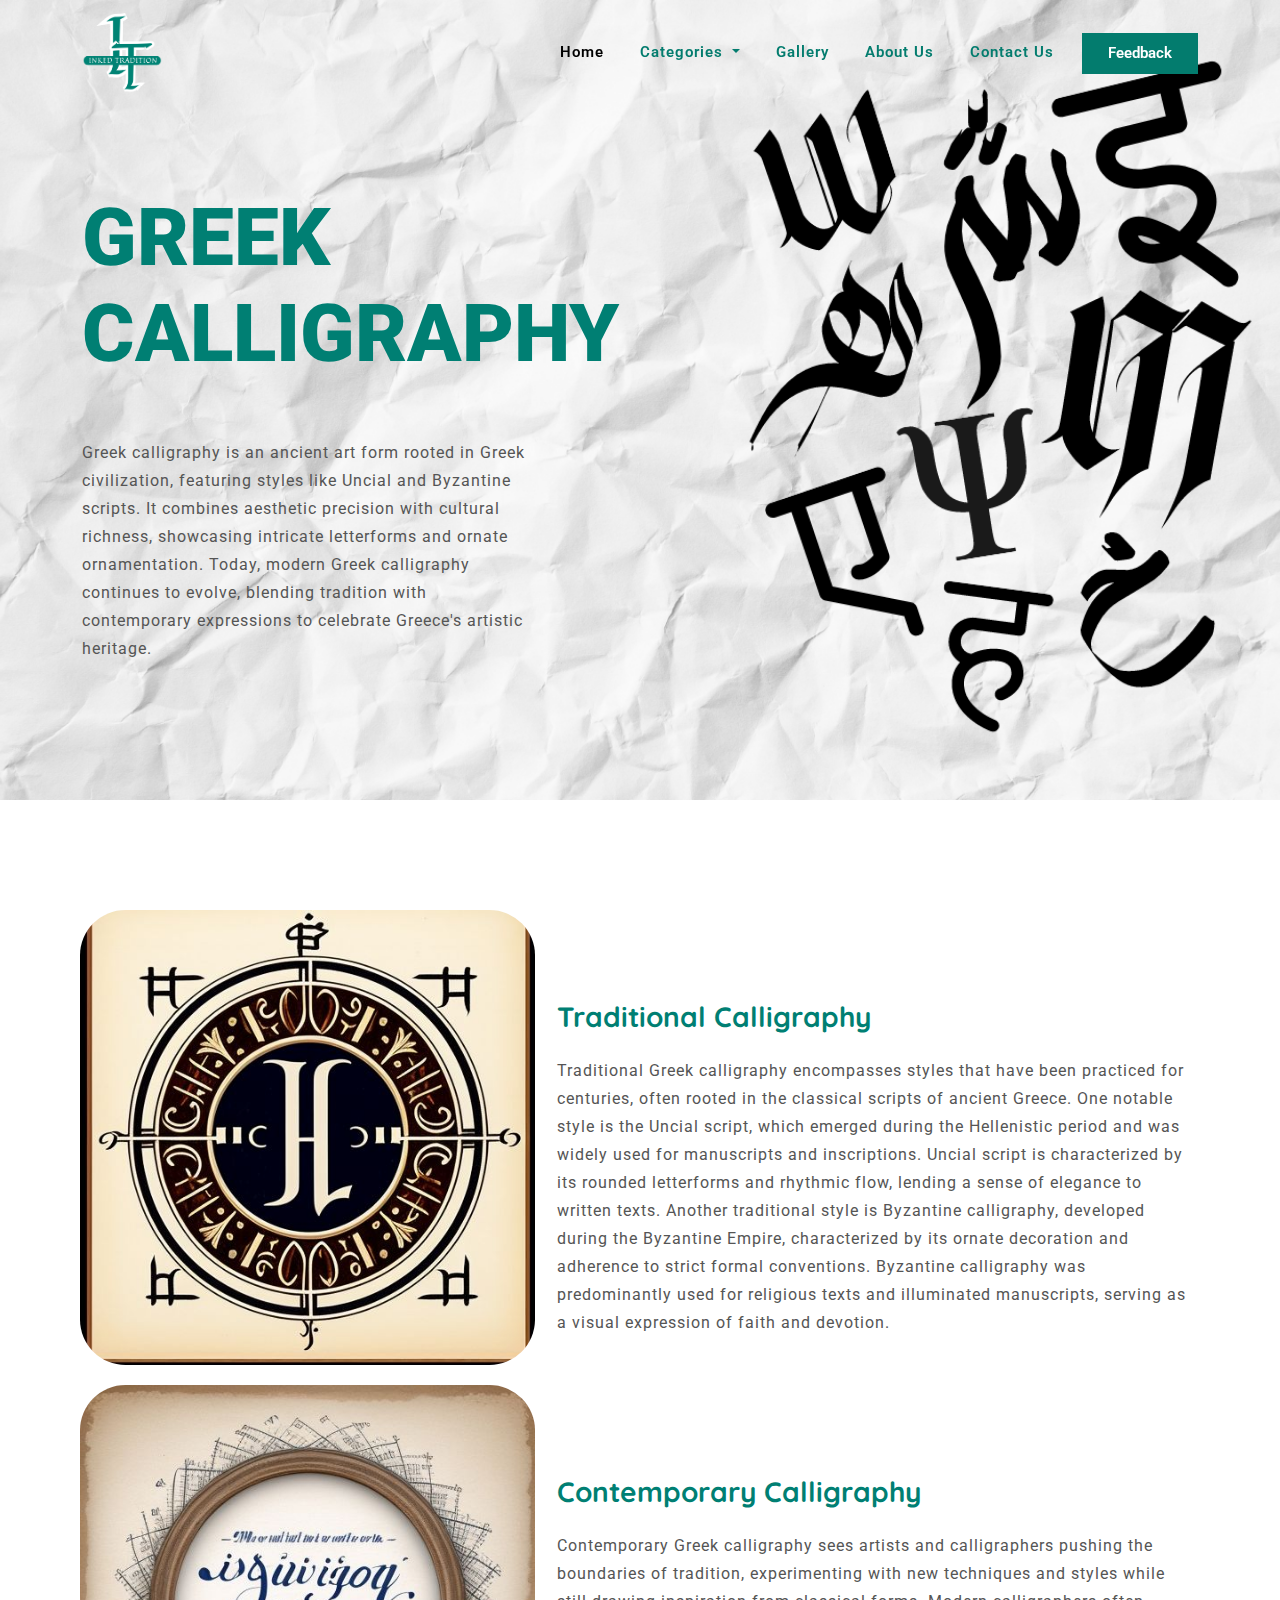
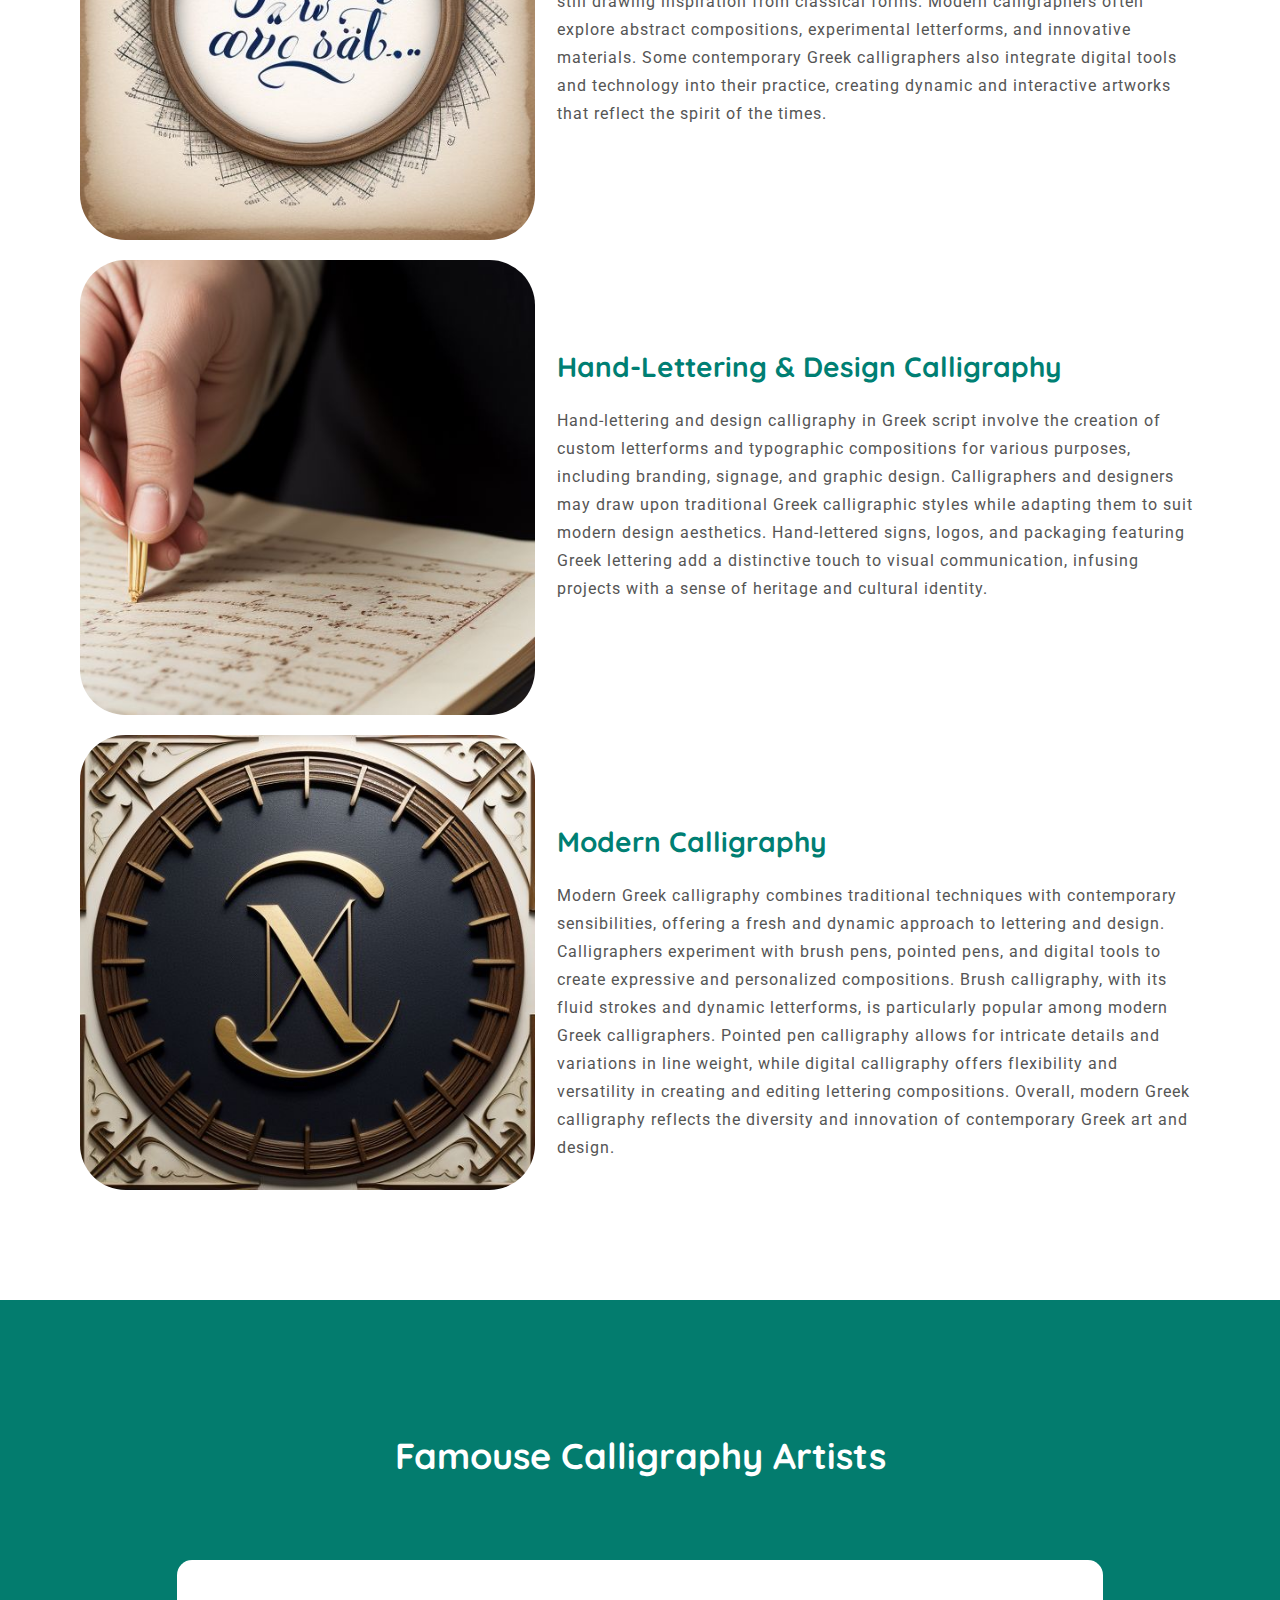
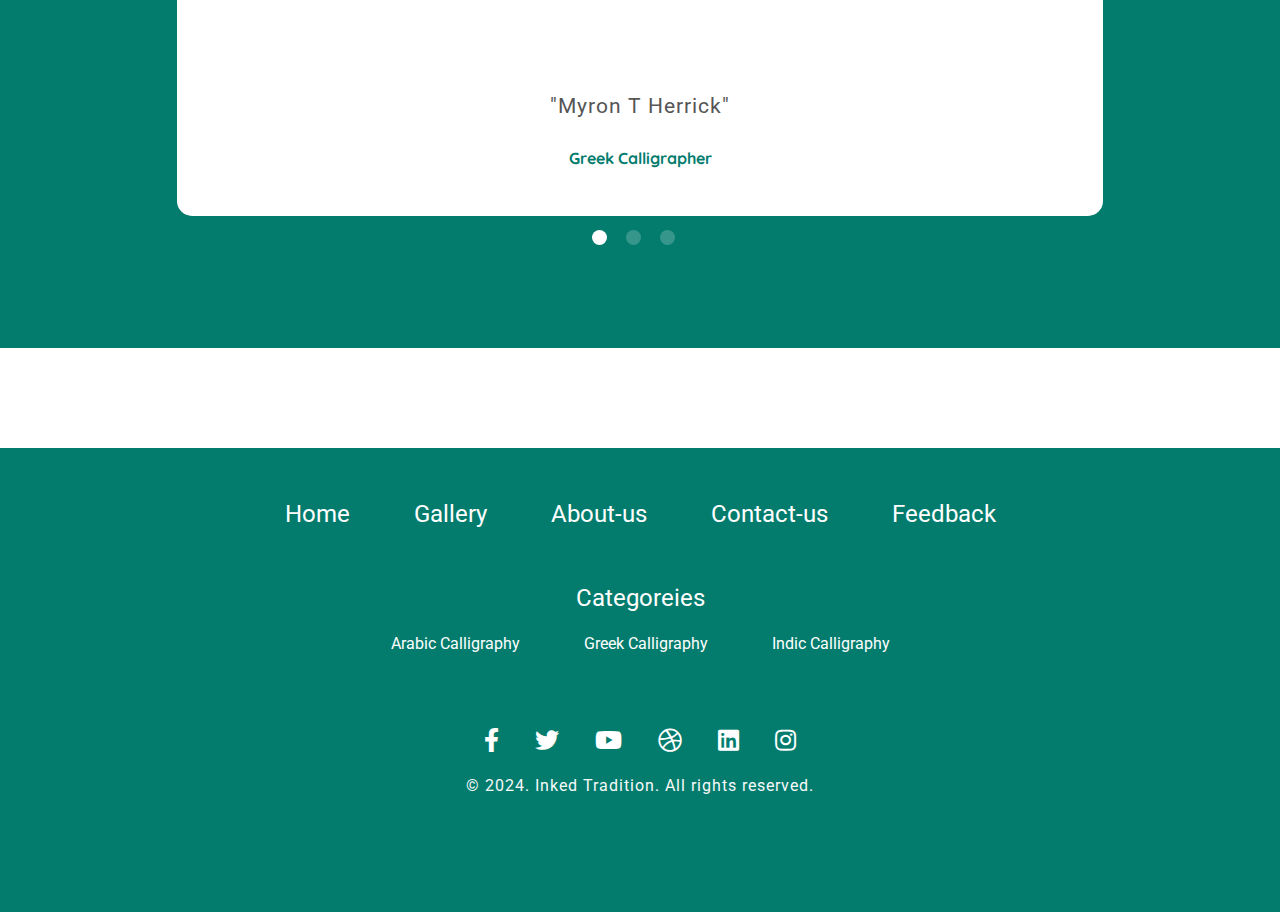
<file: Greek calligraphy.html>
<!doctype html>
<html lang="en">
  <head>
    <meta charset="UTF-8">
    <meta name="viewport" content="width=device-width, initial-scale=1.0">
    <meta http-equiv="X-UA-Compatible" content="ie=edge">
    <meta name="Description" content="Enter your description here" />
    <title>Inked Tradition</title>
    <!-- bootstrap CDN -->
    <link href="https://cdn.jsdelivr.net/npm/bootstrap@5.0.1/dist/css/bootstrap.min.css" rel="stylesheet">
    <link rel="stylesheet" href="https://stackpath.bootstrapcdn.com/bootstrap/5.0.0-alpha1/css/bootstrap.min.css"
    integrity="sha384-r4NyP46KrjDleawBgD5tp8Y7UzmLA05oM1iAEQ17CSuDqnUK2+k9luXQOfXJCJ4I" crossorigin="anonymous">
    <link rel="stylesheet" href="https://cdnjs.cloudflare.com/ajax/libs/font-awesome/5.15.2/css/all.min.css">
   
    <!-- favicon link -->
    <link rel="shortcut icon" href="images/logo.png" type="image/x-icon">
  
    <!-- OWN CSS -->
    <link rel="stylesheet" href="style.css">
    
  </head>
  <body>

    <header>
      <nav class="navbar navbar-expand-lg navigation-wrap">
        <div class="container">
          <a class="navbar-brand" href="#"><img decoding="async" src="images/logo.png" style="height: 80px; width: 80px;"></a>
          <button class="navbar-toggler" type="button" data-bs-toggle="collapse" data-bs-target="#navbarText"
            aria-controls="navbarText" aria-expanded="false" aria-label="Toggle navigation">
            <i class="fas fa-stream navbar-toggler-icon"></i>
          </button>
          <div class="collapse navbar-collapse" id="navbarText">
            <ul class="navbar-nav ms-auto mb-2 mb-lg-0">
              <li class="nav-item">
                <a class="nav-link active" aria-current="page" href="index.html">Home</a>
              </li>
              <li class="nav-item dropdown">
                <a class="nav-link dropdown-toggle" href="#" role="button" data-bs-toggle="dropdown" aria-expanded="false">
                 Categories
                </a>
                <ul class="dropdown-menu dropdown-style" aria-labelledby="navbarDropdown">
                  <li><a class="dropdown-item" href="Arabic Calligraphy.html">Arabic Calligraphy</a></li>
                  <li><hr class="dropdown-divider"></li>
                  <li><a class="dropdown-item" href="Greek calligraphy.html">Greek Calligraphy</a></li>
                  <li><hr class="dropdown-divider"></li>
                  <li><a class="dropdown-item" href="Indic Calligraphy.html">Indic Calligraphy</a></li>
                </ul>
              </li>
              <li class="nav-item">
                <a class="nav-link" href="Gallery.html">Gallery</a>
              </li>
              <li class="nav-item">
                <a class="nav-link" href="aboutus.html">About us</a>
              </li>
              <li class="nav-item">
                <a class="nav-link" href="Contactus.html">Contact us</a>
              </li>
              <li>
                <a href="Feedback.html" class="main-btn">feedback</a>
              </li>
            </ul>
          </div>
        </div>
      </nav>
    </header>

    <section id="Greek-Calligraphy">
        <div class="container-fluid px-0 top-banner">
          <div class="container">
            <div class="row">
              <div class="col-lg-5 col-md-6">
                <h1>GREEK CALLIGRAPHY </h1>
                <p>Greek calligraphy is an ancient art form rooted in Greek civilization, featuring styles like Uncial and Byzantine scripts. It combines aesthetic precision with cultural richness, showcasing intricate letterforms and ornate ornamentation. Today, modern Greek calligraphy continues to evolve, blending tradition with contemporary expressions to celebrate Greece's artistic heritage.
                </p>
              </div>
            </div>
          </div>
        </div>
      </section>

    <section class="Greek-calligraphy-info">
      <div class="container calligraphy">
        <div class="row">
            <div class="col-lg-5 md-6 sm-12 image-st">
                <img src="images/Greek Calligraphy img/Generate_a_decorative_monogram (1).jpeg" alt="" class="img-fluid image-effect" style="border-radius: 10%;">
            </div>
            <div class="col-lg-7 md-6 col-sm-12 main-text">
                <h3>Traditional calligraphy</h3>
                <p>Traditional Greek calligraphy encompasses styles that have been practiced for centuries, often rooted in the classical scripts of ancient Greece. One notable style is the Uncial script, which emerged during the Hellenistic period and was widely used for manuscripts and inscriptions. Uncial script is characterized by its rounded letterforms and rhythmic flow, lending a sense of elegance to written texts. Another traditional style is Byzantine calligraphy, developed during the Byzantine Empire, characterized by its ornate decoration and adherence to strict formal conventions. Byzantine calligraphy was predominantly used for religious texts and illuminated manuscripts, serving as a visual expression of faith and devotion.</p>
            </div>
            <div class="col-lg-5 md-6 sm-12 image-st">
                <img src="images/Greek Calligraphy img/Design_an_inspirational_poster.jpeg" alt="" class="img-fluid image-effect" style=" border-radius: 10%;">
            </div>
            <div class="col-lg-7 md-6 col-sm-12 main-text">
                <h3>Contemporary Calligraphy</h3>
                <p>Contemporary Greek calligraphy sees artists and calligraphers pushing the boundaries of tradition, experimenting with new techniques and styles while still drawing inspiration from classical forms. Modern calligraphers often explore abstract compositions, experimental letterforms, and innovative materials. Some contemporary Greek calligraphers also integrate digital tools and technology into their practice, creating dynamic and interactive artworks that reflect the spirit of the times.</p>
            </div>
            <div class="col-lg-5 md-6 sm-12 image-st">
                <img src="images/Greek Calligraphy img/Create_an_image_of_a_scroll_or (1).jpeg" alt="" class="img-fluid image-effect" style="border-radius: 10%;">
            </div>
            <div class="col-lg-7 md-6 col-sm-12 main-text">
                <h3>Hand-Lettering & Design Calligraphy </h3>
                <p>Hand-lettering and design calligraphy in Greek script involve the creation of custom letterforms and typographic compositions for various purposes, including branding, signage, and graphic design. Calligraphers and designers may draw upon traditional Greek calligraphic styles while adapting them to suit modern design aesthetics. Hand-lettered signs, logos, and packaging featuring Greek lettering add a distinctive touch to visual communication, infusing projects with a sense of heritage and cultural identity.</p>
            </div>
            <div class="col-lg-5 md-6 sm-12 image-st">
                <img src="images/Greek Calligraphy img/Generate_a_decorative_monogram.jpeg" alt="" class="img-fluid image-effect" style="border-radius: 10%;">
            </div>
            <div class="col-lg-7 md-6 col-sm-12 main-text">
                <h3>Modern Calligraphy </h3>
                <p>Modern Greek calligraphy combines traditional techniques with contemporary sensibilities, offering a fresh and dynamic approach to lettering and design. Calligraphers experiment with brush pens, pointed pens, and digital tools to create expressive and personalized compositions. Brush calligraphy, with its fluid strokes and dynamic letterforms, is particularly popular among modern Greek calligraphers. Pointed pen calligraphy allows for intricate details and variations in line weight, while digital calligraphy offers flexibility and versatility in creating and editing lettering compositions. Overall, modern Greek calligraphy reflects the diversity and innovation of contemporary Greek art and design.</p>
            </div>
            </div>
        </div>
        </section>


    <section id="Artists">
        <div class="wrapper Artists-section">
          <div class="container text-center">
            <div class="text-center pb-4">
              <h2>Famouse Calligraphy Artists</h2>
            </div>
            <div class="row">
             <div class="col-sm-12 col-lg-10 offset-lg-1">
               <div id="carouselExampleDark" class="carousel slide" data-bs-ride="carousel">
                 <div class="carousel-indicators">
                   <button type="button" data-bs-target="#carouselExampleDark" data-bs-slide-to="0" class="active"
                     aria-current="true" aria-label="Slide 1"></button>
                   <button type="button" data-bs-target="#carouselExampleDark" data-bs-slide-to="1"
                     aria-label="Slide 2"></button>
                   <button type="button" data-bs-target="#carouselExampleDark" data-bs-slide-to="2"
                     aria-label="Slide 3"></button>
                 </div>
                 <div class="carousel-inner">
                   <div class="carousel-item active">
                     <div class="carousel-caption">
                       <img decoding="async" src="images/Greek Calligraphy img/anagelosPhoto.jpg">
                       <p>"Myron T Herrick"</p>
                       <h5>Greek calligrapher</h5>
                     </div>
                   </div>
                   <div class="carousel-item">
                     <div class="carousel-caption">
                       <img decoding="async" src="images/Greek Calligraphy img/images.jpeg">
                       <p>"Petros Vrellis"</p>
                       <h5>Greek calligrapher</h5>
                     </div>
                   </div>
                   <div class="carousel-item">
                     <div class="carousel-caption">
                       <img decoding="async" src="images/Greek Calligraphy img/Makris_Dimitrios_Greek_Fighter.jpeg">
                       <p>"Dimitris Makris"</p>
                       <h5>Greek calligrapher</h5>
                     </div>
                   </div>
   
                 </div>
               </div>
             </div>
           </div>
          </div>
        </div>
      </section>

      
      
  
      <footer id="footer">
        <div class="footer py-5">
          <div class="container">
            <div class="row">
              <div class="col-md-12 text-center">
                <a class="footer-link fs-4" href="index.html">Home</a>
                <a class="footer-link fs-4" href="Gallery.html">Gallery</a>
                <a class="footer-link fs-4" href="aboutus.html">About-us</a>
                <a class="footer-link fs-4" href="Contactus.html">Contact-us</a>
                <a class="footer-link fs-4" href="Feedback.html">Feedback</a>
    
              <div class="col-md-12 text-center py-5 ">
                <a class="footer-link fs-4" href="">Categoreies</a>
              <div class="col-md-12 text-center py-3">
                <a class="footer-link fs-6" href="Arabic Calligraphy.html">Arabic Calligraphy</a>
                <a class="footer-link fs-6" href="Greek calligraphy.html">Greek Calligraphy</a>
                <a class="footer-link fs-6" href="Indic Calligraphy.html">Indic Calligraphy</a>
                
                <div class="footer-social mt-4 pt-5 text-center">
                  <a href="#"><i class="fab fa-facebook-f"></i></a>
                  <a href="#"><i class="fab fa-twitter"></i></a>
                  <a href="#"><i class="fab fa-youtube"></i></a>
                  <a href="#"><i class="fab fa-dribbble"></i></a>
                  <a href="#"><i class="fab fa-linkedin"></i></a>
                  <a href="#"><i class="fab fa-instagram"></i></a>
                </div>
              </div>
              <div class="col-sm-12">
                <div class="footer-copy">
                  <div class="copy-right text-center">
                    <p class="text-light">© 2024. Inked Tradition. All rights reserved.</p>
                  </div>
                </div>
                </div>
              </div>
            </div>
          </div>
        </div>
      </footer>
  
      <script src="main.js"></script>
      <script src="https://cdn.jsdelivr.net/npm/bootstrap@5.3.3/dist/js/bootstrap.bundle.min.js" integrity="sha384-YvpcrYf0tY3lHB60NNkmXc5s9fDVZLESaAA55NDzOxhy9GkcIdslK1eN7N6jIeHz" crossorigin="anonymous"></script>
    </body>
  </html>
</file>
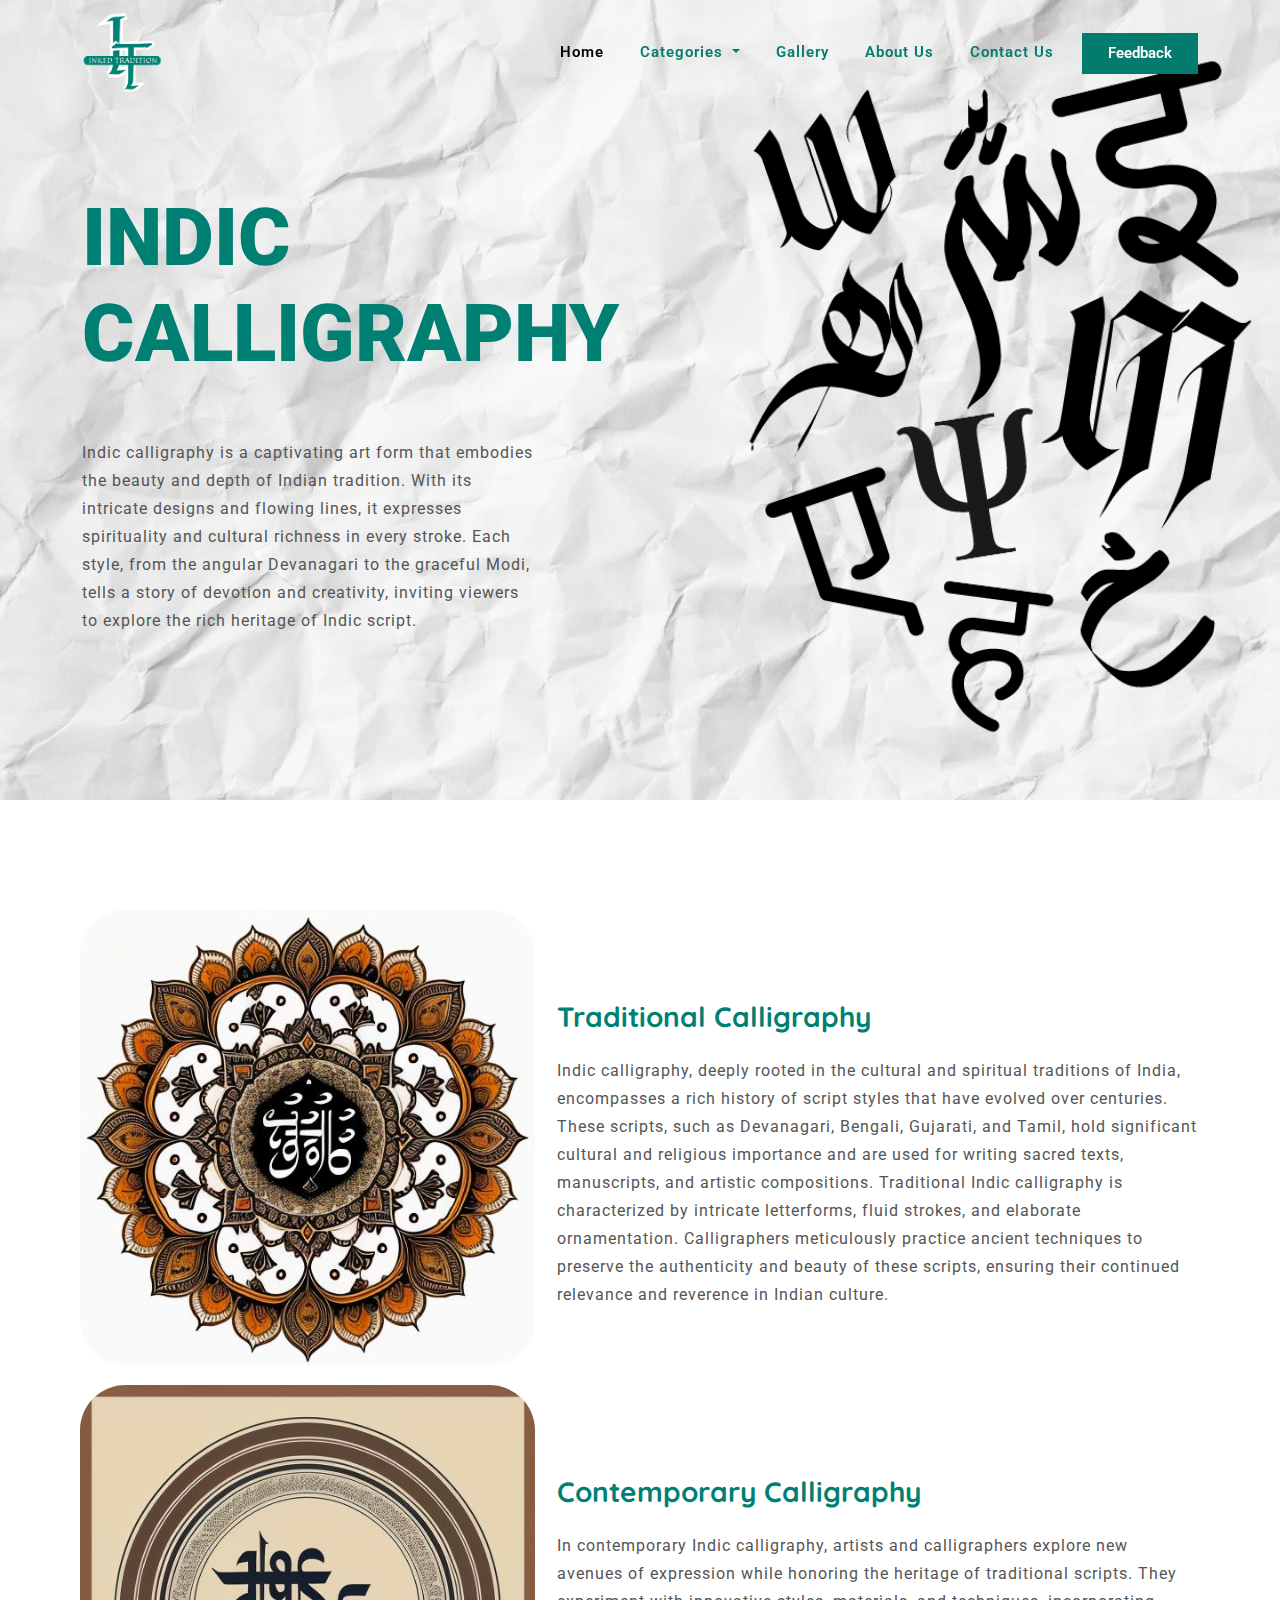
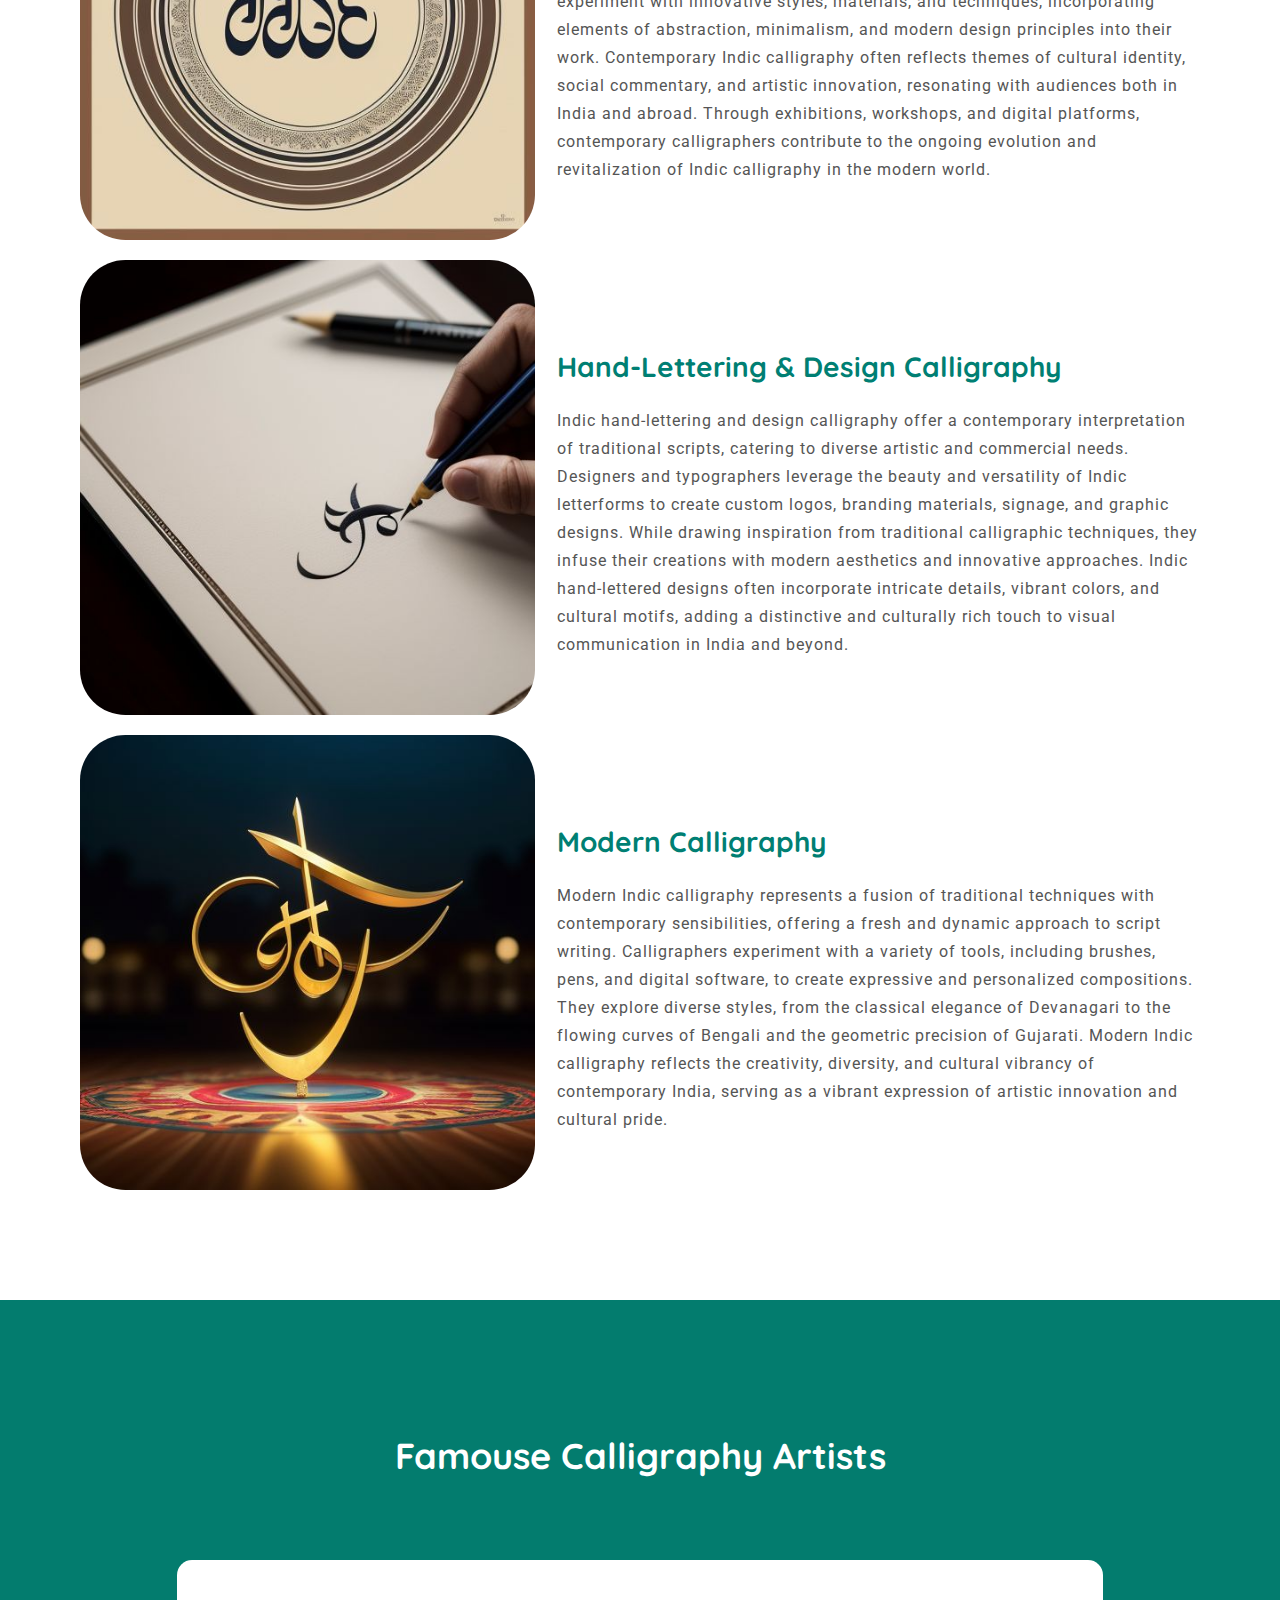
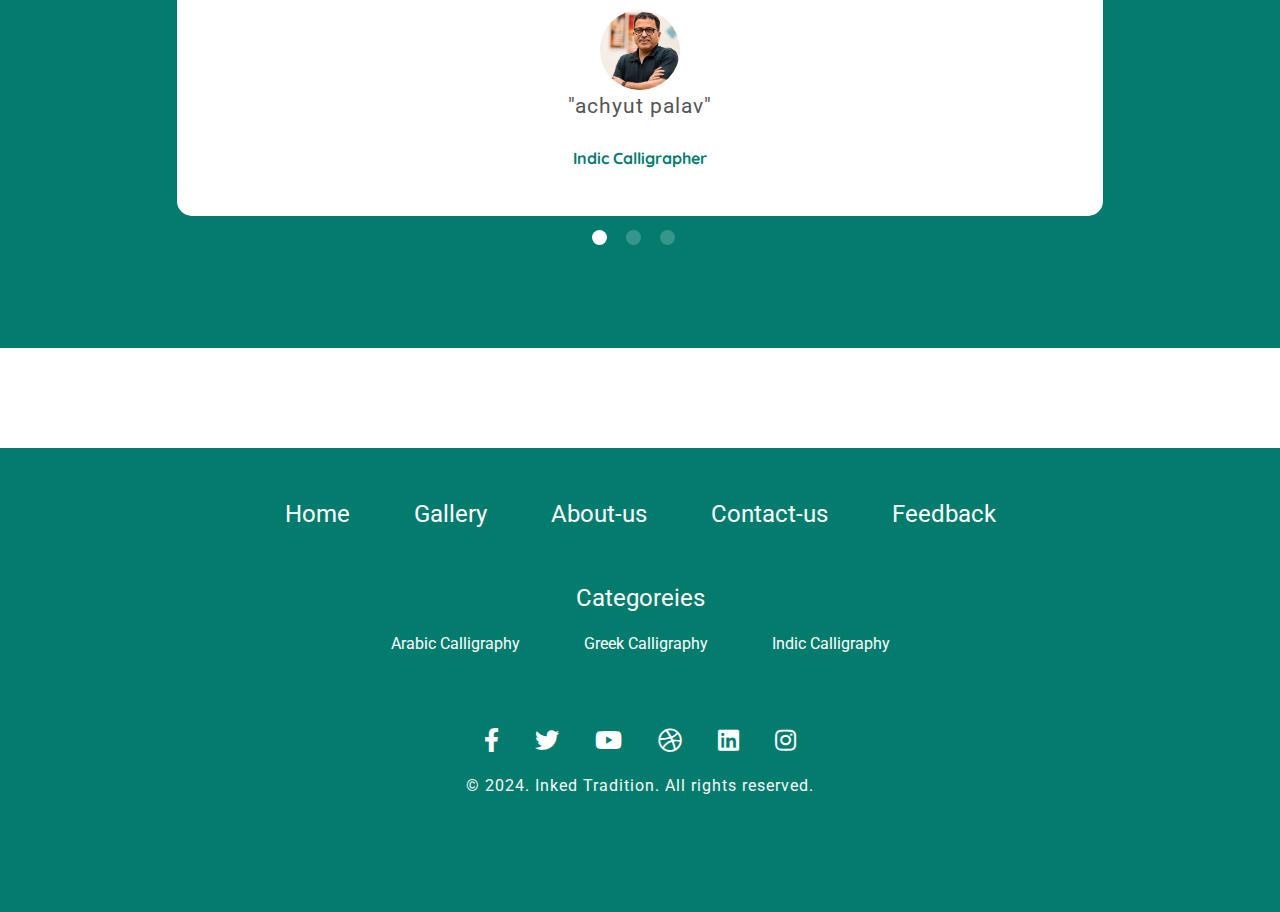
<file: Indic Calligraphy.html>
<!doctype html>
<html lang="en">
  <head>
    <meta charset="UTF-8">
    <meta name="viewport" content="width=device-width, initial-scale=1.0">
    <meta http-equiv="X-UA-Compatible" content="ie=edge">
    <meta name="Description" content="Enter your description here" />
    <title>Inked Tradition</title>
    <!-- bootstrap CDN -->
    <link href="https://cdn.jsdelivr.net/npm/bootstrap@5.0.1/dist/css/bootstrap.min.css" rel="stylesheet">
    <link rel="stylesheet" href="https://stackpath.bootstrapcdn.com/bootstrap/5.0.0-alpha1/css/bootstrap.min.css"
    integrity="sha384-r4NyP46KrjDleawBgD5tp8Y7UzmLA05oM1iAEQ17CSuDqnUK2+k9luXQOfXJCJ4I" crossorigin="anonymous">
    <link rel="stylesheet" href="https://cdnjs.cloudflare.com/ajax/libs/font-awesome/5.15.2/css/all.min.css">
   
    <!-- favicon link -->
    <link rel="shortcut icon" href="images/logo.png" type="image/x-icon">
  
    <!-- OWN CSS -->
    <link rel="stylesheet" href="style.css">
    
  </head>
  <body>

    <header>
      <nav class="navbar navbar-expand-lg navigation-wrap">
        <div class="container">
          <a class="navbar-brand" href="#"><img decoding="async" src="images/logo.png" style="height: 80px; width: 80px;"></a>
          <button class="navbar-toggler" type="button" data-bs-toggle="collapse" data-bs-target="#navbarText"
            aria-controls="navbarText" aria-expanded="false" aria-label="Toggle navigation">
            <i class="fas fa-stream navbar-toggler-icon"></i>
          </button>
          <div class="collapse navbar-collapse" id="navbarText">
            <ul class="navbar-nav ms-auto mb-2 mb-lg-0">
              <li class="nav-item">
                <a class="nav-link active" aria-current="page" href="index.html">Home</a>
              </li>
              <li class="nav-item dropdown">
                <a class="nav-link dropdown-toggle" href="#" role="button" data-bs-toggle="dropdown" aria-expanded="false">
                 Categories
                </a>
                <ul class="dropdown-menu dropdown-style" aria-labelledby="navbarDropdown">
                  <li><a class="dropdown-item" href="Arabic Calligraphy.html">Arabic Calligraphy</a></li>
                  <li><hr class="dropdown-divider"></li>
                  <li><a class="dropdown-item" href="Greek calligraphy.html">Greek Calligraphy</a></li>
                  <li><hr class="dropdown-divider"></li>
                  <li><a class="dropdown-item" href="Indic Calligraphy.html">Indic Calligraphy</a></li>
                </ul>
              </li>
              <li class="nav-item">
                <a class="nav-link" href="Gallery.html">Gallery</a>
              </li>
              <li class="nav-item">
                <a class="nav-link" href="aboutus.html">About us</a>
              </li>
              <li class="nav-item">
                <a class="nav-link" href="Contactus.html">Contact us</a>
              </li>
              <li>
                <a href="Feedback.html" class="main-btn">feedback</a>
              </li>
            </ul>
          </div>
        </div>
      </nav>
    </header>

    <section id="Greek-Calligraphy">
        <div class="container-fluid px-0 top-banner">
          <div class="container">
            <div class="row">
              <div class="col-lg-5 col-md-6">
                <h1>INDIC CALLIGRAPHY </h1>
                <p>Indic calligraphy is a captivating art form that embodies the beauty and depth of Indian tradition. With its intricate designs and flowing lines, it expresses spirituality and cultural richness in every stroke. Each style, from the angular Devanagari to the graceful Modi, tells a story of devotion and creativity, inviting viewers to explore the rich heritage of Indic script.
                </p>
              </div>
            </div>
          </div>
        </div>
      </section>

    <section class="Greek-calligraphy-info">
      <div class="container calligraphy">
        <div class="row">
            <div class="col-lg-5 md-6 sm-12 image-st">
                <img src="images/Indic Calligraphy img/Generate_an_image_of_the_word_.jpeg" alt="" class="img-fluid image-effect" style="border-radius: 10%;">
            </div>
            <div class="col-lg-7 md-6 col-sm-12 main-text">
                <h3>Traditional calligraphy</h3>
                <p>Indic calligraphy, deeply rooted in the cultural and spiritual traditions of India, encompasses a rich history of script styles that have evolved over centuries. These scripts, such as Devanagari, Bengali, Gujarati, and Tamil, hold significant cultural and religious importance and are used for writing sacred texts, manuscripts, and artistic compositions. Traditional Indic calligraphy is characterized by intricate letterforms, fluid strokes, and elaborate ornamentation. Calligraphers meticulously practice ancient techniques to preserve the authenticity and beauty of these scripts, ensuring their continued relevance and reverence in Indian culture.</p>
            </div>
            <div class="col-lg-5 md-6 sm-12 image-st">
                <img src="images/Indic Calligraphy img/Create_a_calligraphic_poster_p.jpeg" alt="" class="img-fluid image-effect" style=" border-radius: 10%;">
            </div>
            <div class="col-lg-7 md-6 col-sm-12 main-text">
                <h3>Contemporary Calligraphy</h3>
                <p>In contemporary Indic calligraphy, artists and calligraphers explore new avenues of expression while honoring the heritage of traditional scripts. They experiment with innovative styles, materials, and techniques, incorporating elements of abstraction, minimalism, and modern design principles into their work. Contemporary Indic calligraphy often reflects themes of cultural identity, social commentary, and artistic innovation, resonating with audiences both in India and abroad. Through exhibitions, workshops, and digital platforms, contemporary calligraphers contribute to the ongoing evolution and revitalization of Indic calligraphy in the modern world.</p>
            </div>
            <div class="col-lg-5 md-6 sm-12 image-st">
                <img src="images/Indic Calligraphy img/A_Man_create_on_paper_hand-let.jpeg" alt="" class="img-fluid image-effect" style="border-radius: 10%;">
            </div>
            <div class="col-lg-7 md-6 col-sm-12 main-text">
                <h3>Hand-Lettering & Design Calligraphy </h3>
                <p>Indic hand-lettering and design calligraphy offer a contemporary interpretation of traditional scripts, catering to diverse artistic and commercial needs. Designers and typographers leverage the beauty and versatility of Indic letterforms to create custom logos, branding materials, signage, and graphic designs. While drawing inspiration from traditional calligraphic techniques, they infuse their creations with modern aesthetics and innovative approaches. Indic hand-lettered designs often incorporate intricate details, vibrant colors, and cultural motifs, adding a distinctive and culturally rich touch to visual communication in India and beyond.</p>
            </div>
            <div class="col-lg-5 md-6 sm-12 image-st">
                <img src="images/Indic Calligraphy img/modern_Hindi_Calligraphy_cinem.jpeg" alt="" class="img-fluid image-effect" style="border-radius: 10%;">
            </div>
            <div class="col-lg-7 md-6 col-sm-12 main-text">
                <h3>Modern Calligraphy </h3>
                <p>Modern Indic calligraphy represents a fusion of traditional techniques with contemporary sensibilities, offering a fresh and dynamic approach to script writing. Calligraphers experiment with a variety of tools, including brushes, pens, and digital software, to create expressive and personalized compositions. They explore diverse styles, from the classical elegance of Devanagari to the flowing curves of Bengali and the geometric precision of Gujarati. Modern Indic calligraphy reflects the creativity, diversity, and cultural vibrancy of contemporary India, serving as a vibrant expression of artistic innovation and cultural pride.</p>
            </div>
            </div>
        </div>
        </section>


    <section id="Artists">
        <div class="wrapper Artists-section">
          <div class="container text-center">
            <div class="text-center pb-4">
              <h2>Famouse Calligraphy Artists</h2>
            </div>
            <div class="row">
             <div class="col-sm-12 col-lg-10 offset-lg-1">
               <div id="carouselExampleDark" class="carousel slide" data-bs-ride="carousel">
                 <div class="carousel-indicators">
                   <button type="button" data-bs-target="#carouselExampleDark" data-bs-slide-to="0" class="active"
                     aria-current="true" aria-label="Slide 1"></button>
                   <button type="button" data-bs-target="#carouselExampleDark" data-bs-slide-to="1"
                     aria-label="Slide 2"></button>
                   <button type="button" data-bs-target="#carouselExampleDark" data-bs-slide-to="2"
                     aria-label="Slide 3"></button>
                 </div>
                 <div class="carousel-inner">
                   <div class="carousel-item active">
                     <div class="carousel-caption">
                       <img decoding="async" src="images/Indic Calligraphy img/download.jpeg">
                       <p>"achyut palav"</p>
                       <h5>Indic calligrapher</h5>
                     </div>
                   </div>
                   <div class="carousel-item">
                     <div class="carousel-caption">
                       <img decoding="async" src="images/Indic Calligraphy img/XTXTUATN_avatar_medium_square.jpg">
                       <p>"Rajeev Kumar"</p>
                       <h5>Indic calligrapher</h5>
                     </div>
                   </div>
                   <div class="carousel-item">
                     <div class="carousel-caption">
                       <img decoding="async" src="images/Indic Calligraphy img/images.jpeg">
                       <p>"Manohar Desai"</p>
                       <h5>Indic calligrapher</h5>
                     </div>
                   </div>
   
                 </div>
               </div>
             </div>
           </div>
          </div>
        </div>
      </section>

      
      
  
      <footer id="footer">
        <div class="footer py-5">
          <div class="container">
            <div class="row">
              <div class="col-md-12 text-center">
                <a class="footer-link fs-4" href="index.html">Home</a>
                <a class="footer-link fs-4" href="Gallery.html">Gallery</a>
                <a class="footer-link fs-4" href="aboutus.html">About-us</a>
                <a class="footer-link fs-4" href="Contactus.html">Contact-us</a>
                <a class="footer-link fs-4" href="Feedback.html">Feedback</a>
    
              <div class="col-md-12 text-center py-5 ">
                <a class="footer-link fs-4" href="">Categoreies</a>
              <div class="col-md-12 text-center py-3">
                <a class="footer-link fs-6" href="Arabic Calligraphy.html">Arabic Calligraphy</a>
                <a class="footer-link fs-6" href="Greek calligraphy.html">Greek Calligraphy</a>
                <a class="footer-link fs-6" href="Indic Calligraphy.html">Indic Calligraphy</a>
                
                <div class="footer-social mt-4 pt-5 text-center">
                  <a href="#"><i class="fab fa-facebook-f"></i></a>
                  <a href="#"><i class="fab fa-twitter"></i></a>
                  <a href="#"><i class="fab fa-youtube"></i></a>
                  <a href="#"><i class="fab fa-dribbble"></i></a>
                  <a href="#"><i class="fab fa-linkedin"></i></a>
                  <a href="#"><i class="fab fa-instagram"></i></a>
                </div>
              </div>
              <div class="col-sm-12">
                <div class="footer-copy">
                  <div class="copy-right text-center">
                    <p class="text-light">© 2024. Inked Tradition. All rights reserved.</p>
                  </div>
                </div>
                </div>
              </div>
            </div>
          </div>
        </div>
      </footer>
  
      <script src="main.js"></script>
      <script src="https://cdn.jsdelivr.net/npm/bootstrap@5.3.3/dist/js/bootstrap.bundle.min.js" integrity="sha384-YvpcrYf0tY3lHB60NNkmXc5s9fDVZLESaAA55NDzOxhy9GkcIdslK1eN7N6jIeHz" crossorigin="anonymous"></script>
    </body>
  </html>
</file>
<file: style.css>
@import url('https://fonts.googleapis.com/css2?family=Quicksand:wght@300;400;500;600;700&family=Roboto:wght@100;300;400;500;700;900&display=swap');

*,
*:after,
*:before {
  -webkit-box-sizing: border-box;
  box-sizing: border-box;
  margin: 0;
  padding: 0;
}

:active,
:hover,
:focus {
  outline: 0 !important;
  outline-offset: 0;
}

a,
a:hover {
  text-decoration: none;
  color: var(--white-color);
}

ul,
ol {
  margin: 0;
  padding: 0;
}


/*===== Variable Define =====*/
:root {
  --primary-color: #037c6e;
  --secondry-color: #007F73;
  --third-color: #026156;
  --white-color: #fff;
  --text-color: #555;
  --text-gray: #999;
  --black-color: #000;
  --primary-font: 'Roboto', sans-serif;
  --secondry-font: 'Quicksand', sans-serif;
}

html {
  scroll-behavior: smooth;
}

body {
  font-family: var(--primary-font);
  font-size: 100%;
  font-weight: 400;
}

/*
=========================================
    Custom Scrollbar
=========================================
*/ 

::-webkit-scrollbar {
  width: 0.625rem;
} 
::-webkit-scrollbar-track {
  background: var(--white-color); 
} 
::-webkit-scrollbar-thumb {
  background: var(--primary-color); 
} 

/*
==========================================
   Custom CSS Design
==========================================
*/

h1 {
  font-size: 5rem;
  font-weight: 900;
  margin-bottom: 3rem;
  color: var(--secondry-color);
}

h2 {
  font-weight: 700;
  font-size: 2.25rem;
  text-transform: capitalize;
  font-family: var(--secondry-font);
  color: var(--secondry-color);
  line-height: 3rem;

}

h3 {
  color: var(--secondry-color);
  font-family: var(--secondry-font);
  text-transform: capitalize;
  font-weight: 800;
  margin-bottom: 0.5rem;
}

h4 {
  color: var(--secondry-color);
  font-family: var(--secondry-font);
  text-transform: capitalize;
  font-size: 18px;
  font-weight: 800;
  margin-bottom: 0.5rem;
}

h5 {
  color: var(--primary-color);
  text-transform: capitalize;
  font-family: var(--secondry-font);
  font-size: 1rem;
  font-weight: 700;
  margin-bottom: 0.5rem;
}

p {
  font-size: 1rem;
  color: var(--text-color);
  font-weight: 400;
  line-height: 1.75rem;
  letter-spacing: 1px;
}


.main-btn {
  display: inline-block;
  padding: 0.625rem 1.875rem;
  line-height: 1.5625rem;
  background-color: var(--primary-color);
  border: 0.1875rem solid var(--primary-color);
  color: var(--white-color);
  font-size: 0.9375rem;
  font-weight: 600;
  text-transform: capitalize;
  box-shadow: 0px 2px 10px -1px rgb(0 0 0 / 19%);
  -webkit-transition: all .4s ease-out 0s;
  -o-transition: all .4s ease-out 0s;
  -moz-transition: all .4s ease-out 0s;
  transition: all .4s ease-out 0s;
}

.main-btn a:hover{
  color: var(--primary-color);
}

.white-btn {
  padding: 0.625rem 1.875rem;
  line-height: 25px;
  background-color: var(--white-color);
  border: 0.1875rem solid var(--white-color);
  color: var(--text-color);
  font-size: 0.9375rem;
  font-weight: 600;
  text-transform: capitalize;
  box-shadow: 0px 2px 10px -1px rgb(0 0 0 / 19%);
  -webkit-transition: all .4s ease-out 0s;
  -o-transition: all .4s ease-out 0s;
  -moz-transition: all .4s ease-out 0s;
  transition: all .4s ease-out 0s;
}

.btn {
  padding: 0.625rem 1.875rem;
  line-height: 25px;
  background-color: var(--white-color);
  border: 0.1875rem solid var(--white-color);
  color: var(--primary-color);
  font-size: 0.9375rem;
  font-weight: 600;
  text-transform: capitalize;
  box-shadow: 0px 2px 10px -1px rgb(0 0 0 / 19%);
  -webkit-transition: all .4s ease-out 0s;
  -o-transition: all .4s ease-out 0s;
  -moz-transition: all .4s ease-out 0s;
  transition: all .4s ease-out 0s;
}

.main-btn:hover {
  background-color: transparent;
  color: var(--primary-color);
}

.white-btn:hover {
  background-color: transparent;
  color: var(--primary-color);
  border-color: var(--primary-color);
}

.btn:hover {
  border-color: var(--white-color);
  border-radius: 50px;
}

.wrapper {
  padding-top: 8.25rem;
  padding-bottom: 8.25rem;
}

.text-content {
  width: 70%;
  margin: auto;
}

.Artists-section h2,
.Click-text h2 {
  color: var(--white-color);
}

/*
==========================================
   Header Design
==========================================
*/
.navigation-wrap{
  position:fixed;
  width:100%;
  left:0;
  z-index:1000;
  -webkit-transition:all 0.3s ease-out;
  transition:all 0.3s ease-out;
} 
.navigation-wrap .nav-item{
  padding:0 0.625rem;
  transition:all 200ms linear;
}
.navbar-toggler:focus{
  outline:unset;
  border:unset;
  box-shadow: none;
}


.nav-link{
  font-size:0.9375rem;
  font-weight: 600;
  text-transform: capitalize;
  color:var(--primary-color);
  letter-spacing: 1px;
  transition: 1s ease;
}

.nav-link:hover{
  color: var(--primary-color);
  -webkit-transform: scale(1.1);
  -ms-transform: scale(1.1);
  transform: scale(1.1);
  transition: 1s ease;
}

.dropdown-style{
  border: var(--primary-color) solid 1px;
  border-radius: 10px;
  background-color: rgb(255, 255, 255);
  
}

.dropdown-divider{
  border: var(--primary-color) solid 2px;
}

.dropdown-item{
  transition:all 0.3s ease-in-out;
}

.dropdown-item:hover{
  background-color: var(--primary-color);
  color: white;
  transform: scale(1.04);
}

.navigation-wrap .main-btn{
  padding:0.3125rem 1.4375rem;
  box-shadow: none;
  margin-left:0.625rem;
} 

/* navbar styling on scroll */

.navigation-wrap.scroll-on{
  position:fixed;
  top:0;
  left:0;
  width:100%;
  background:var(--white-color);
  box-shadow: 0 0.125rem 1.75rem 0 rgb(0,0,0,0.09);
  transition:all .15s ease-in-out 0s;
}
/*
==========================================
    Index Page
==========================================
*/
 
/* Top-banner */

.top-banner{
  width:100%;
  height: 800px;
  background: url('images/bg1.png') no-repeat center;
  background-size:cover;
  padding: 11.875rem 0 9.375rem;
}

.top-banner p{
padding: 0.56rem 0;
}


/* about section Design */


.about-section{
  background: var(--white-color);
}
.about-section .card,
.about-section .card img{
  border-radius: 0.625rem;
  margin-bottom: 20px;
}
.about-section .text-sec{
  padding-left:2rem;
}

.text-sec p{
  margin-top: 20px;
}

.image-effect {
  transition: 1s ease;
}

.image-effect:hover{
  -webkit-transform: scale(1.05);
  -ms-transform: scale(1.05);
  transform: scale(1.05);
  transition: 1s ease;
} 
 
/*  Gallery Design  */

.Gellery-section{
  width:100%;
  height:28.125rem;
  background: url('images/gellery.png') no-repeat center;
  background-size: cover;
  padding-top:100px;
  text-align: center;
  margin-top: 100px;
} 
.Gellery-section h2{
  color: var(--white-color) ;
}

.Gellery-section p {
  margin-top: 20px;
  color: var(--white-color);
}


/*  FAQ section Design  */


.faq h4 span{
  color:var(--primary-color);
  font-size: 1.875rem;
  margin-right:0.3125rem;
} 
.Click{
  width:100%;
  background:url('images/back-side.jpeg') no-repeat center;
  background-size: cover;
  background-attachment: fixed;
  background-position:0 71.9125px;
  padding:4.375rem 0;
  
}


/*
==========================================
footer section Design
==========================================
*/
.footer{
  background: var(--primary-color);
}
.footer .footer-link{
  font-size:1rem;
  color:var(--white-color);
  padding:0 1.875rem;
}
.footer .footer-link:hover{
  color:var(--white-color) !important;
}
.footer a i{
  font-size: 1.5rem;
  color:var(--white-color);
  padding:0 1rem;
}

/* ===============
Responsive Design
================= */

@media (max-width:1024px) {

    /* about section */
    
}

@media (max-width: 991px) {

    /*custom classes  */
    .text-content{
        width:100%;
    }
     

    /* navbar brand */
    .navigation-wrap .navbar-brand img{
        height:3.8125rem;
    }
    .navigation-wrap{
        text-align: center;
        background-color: var(--white-color);
    }
    .navigation-wrap .nav-link{
        line-height: 1.875rem;
    }
    /* Banner Design */
    .top-banner,
    .arabic-top-banner{
        padding:9.375rem 0 9.375rem;
    }

    /* carousel design */
    .Artists-section .carousel-item .carousel-caption p{
        padding:0;
    }
     
}

@media (max-width: 767px) {

    /* custom css */
    h1{
        font-size:2.8rem;
    }
    h2{
        font-size:2rem;
        line-height: 2.0625rem;
    }
     

    /* top banner */
    .top-banner
    ,.arabic-top-banner,
    .calligraphy-top-banner{
        padding:10.875rem 0 9.375rem;
    }
    

    /* Gellery section */
    .Gellery-section{
        height:auto;
        padding:3rem 0;
    }
    

    /* carousel design */
    .Artists-section .carousel-item{
        padding:11rem 3.125rem;
    }

    /* footer link */
    .footer .footer-link,
    .footer a i{
        padding:0 0.7rem;
    }
     
}

@media (max-width:330px) {

    /* carousel design */
    .Artists-section .carousel-item{
        padding:13rem 3.125rem;
    }
     
}
        
      
/*
=========================================
=========================================
    Arabic Calligraphy page
    Greek Calligraphy page
    Indic Calligraphy page
=========================================
=========================================
*/


/*
==========================================
   arabic-Calligraphy Design
==========================================
*/

.calligraphy{
  margin-top: 100px;
}

.main-text{
  padding-top: 100px;
}

.main-text p{
  padding-top: 15px;
}

.image-st{
  padding: 10px;
 }

.Artists-section{
  margin: 100px 0;
  background-color: var(--primary-color);
}
.Artists-section .carousel-item{
  margin-top:3rem;
  padding:8rem 3.125rem;
  background-color:var(--white-color);
  border-radius: 0.9375rem;
  text-align: center;
} 
.Artists-section .carousel-caption img{
  max-width:5rem;
  border-radius: 50%;
}

.Artists-section .carousel-item .carousel-caption p{
  font-size: 1.3125rem;
  line-height: 2.0625rem;
  padding:0 11% 0.625rem;
}
.Artists-section .carousel-indicators{
  bottom:-2.8125rem;
}
.Artists-section .carousel-indicators button{
  width:15px;
  height:15px;
  outline:none;
  border-radius: 50%;
  border:none;
  margin-right:1rem;
  opacity:0.2;
}
.Artists-section .carousel-indicators button.active{
  opacity:1;
}

/*
==========================================
   Grrek-Calligraphy Design
==========================================
*/


/*
==========================================
   indic-Calligraphy Design
==========================================
*/


/* ========================
    Contact-us page Css 
  ==========================*/

  .contact-top-banner{
    width:100%;
    height: 800px;
    background: url('images/bg1.png') no-repeat center;
    background-size:cover;
    padding: 14.875rem 0 9.375rem;
  }

  .section-heading{
    text-align: center;
    color: var(--white-color);
    margin-bottom: 30px;
  }

  .line{
    background-color: var(--primary-color);
    width: 100%;
    height: 100px;
    margin-top: 100px;
  }

  .main-icons{
    margin-top: 80px;
  }

  .contact-icons {
    font-size: 60px;
    margin: 50px 0px;
    color: var(--primary-color);
  }

  .contact-form {
    background-color: var(--primary-color);
    color: var(--white-color);
    border-radius: 30px;
    padding: 30px;
    max-width: 800px;
    margin-left: auto;
    margin-right: auto;
    margin-top: 50px;
    margin-bottom: 50px;
  }

  .contact-form input[type="text"],
  .contact-form input[type="email"],
  .contact-form input[type="tel"],
  .contact-form textarea {
    width: 100%;
    padding: 10px;
    margin-bottom: 15px;
    border-radius: 5px;
    border: 2px solid var(--white-color);
  }

  .contact-form input[type="submit"],
  .contact-form input[type="reset"] {
    width: 100%;
    padding: 10px;
    border-radius: 5px;
    border: none;
    cursor: pointer;
  }

  .error {
    color: rgb(255, 238, 0)
  }

  /* ========================
    Gellery page Css 
  ==========================*/

  #carousel .carousel-item.boat{
    background-image:url("images/categories1.jpg");
  }
  #carousel .carousel-item.sea{
    background-image:url("images/back-side.jpeg");
  }
  #carousel .carousel-item.river{
    background-image:url("images/image2.jpeg");
  }
  #carousel .carousel-item{
    height:100vh;
    width:100%;
    min-height:350px;
    background:no-repeat center center scroll;
    background-size:cover;
  }
  #carousel .carousel-inner .carousel-item{
    transition:-webkit-transform 2s ease;
    transition:transform 2s ease;
    transition:transform 2s ease, -webkit-transform 2s ease;
  }
  #carousel .carousel-item .caption{
    background:rgba(0, 0, 0, 0.644);
    padding:40px;
    color:white;
    animation-duration: 1s;
    animation-delay: 2s;
  }
  #carousel .caption h2{
    color: var(--white-color);
    animation-duration: 1s;
    animation-delay: 2s;
  }
  #carousel .caption p{
    color: var(--white-color);
    animation-duration: 1s;
    animation-delay: 2.2s;
  }
  
  #carousel .caption a{
    animation-duration: 1s;
    animation-delay: 2.4s;
  }
  

  /* ========================
    feedback page Css 
  ==========================*/

  .Feedback-foam{
    margin-top: 80px;
  }

  .feedback-body{
    background-color: var(--primary-color);
    color: var(--white-color);
    border-radius: 30px;
    padding: 30px;
    max-width: 800px;
    margin-left: auto;
    margin-right: auto;
    margin-top: 50px;
    margin-bottom: 50px;
  }

  .feedback-body h2{
    color: var(--white-color);
  }
</file>
